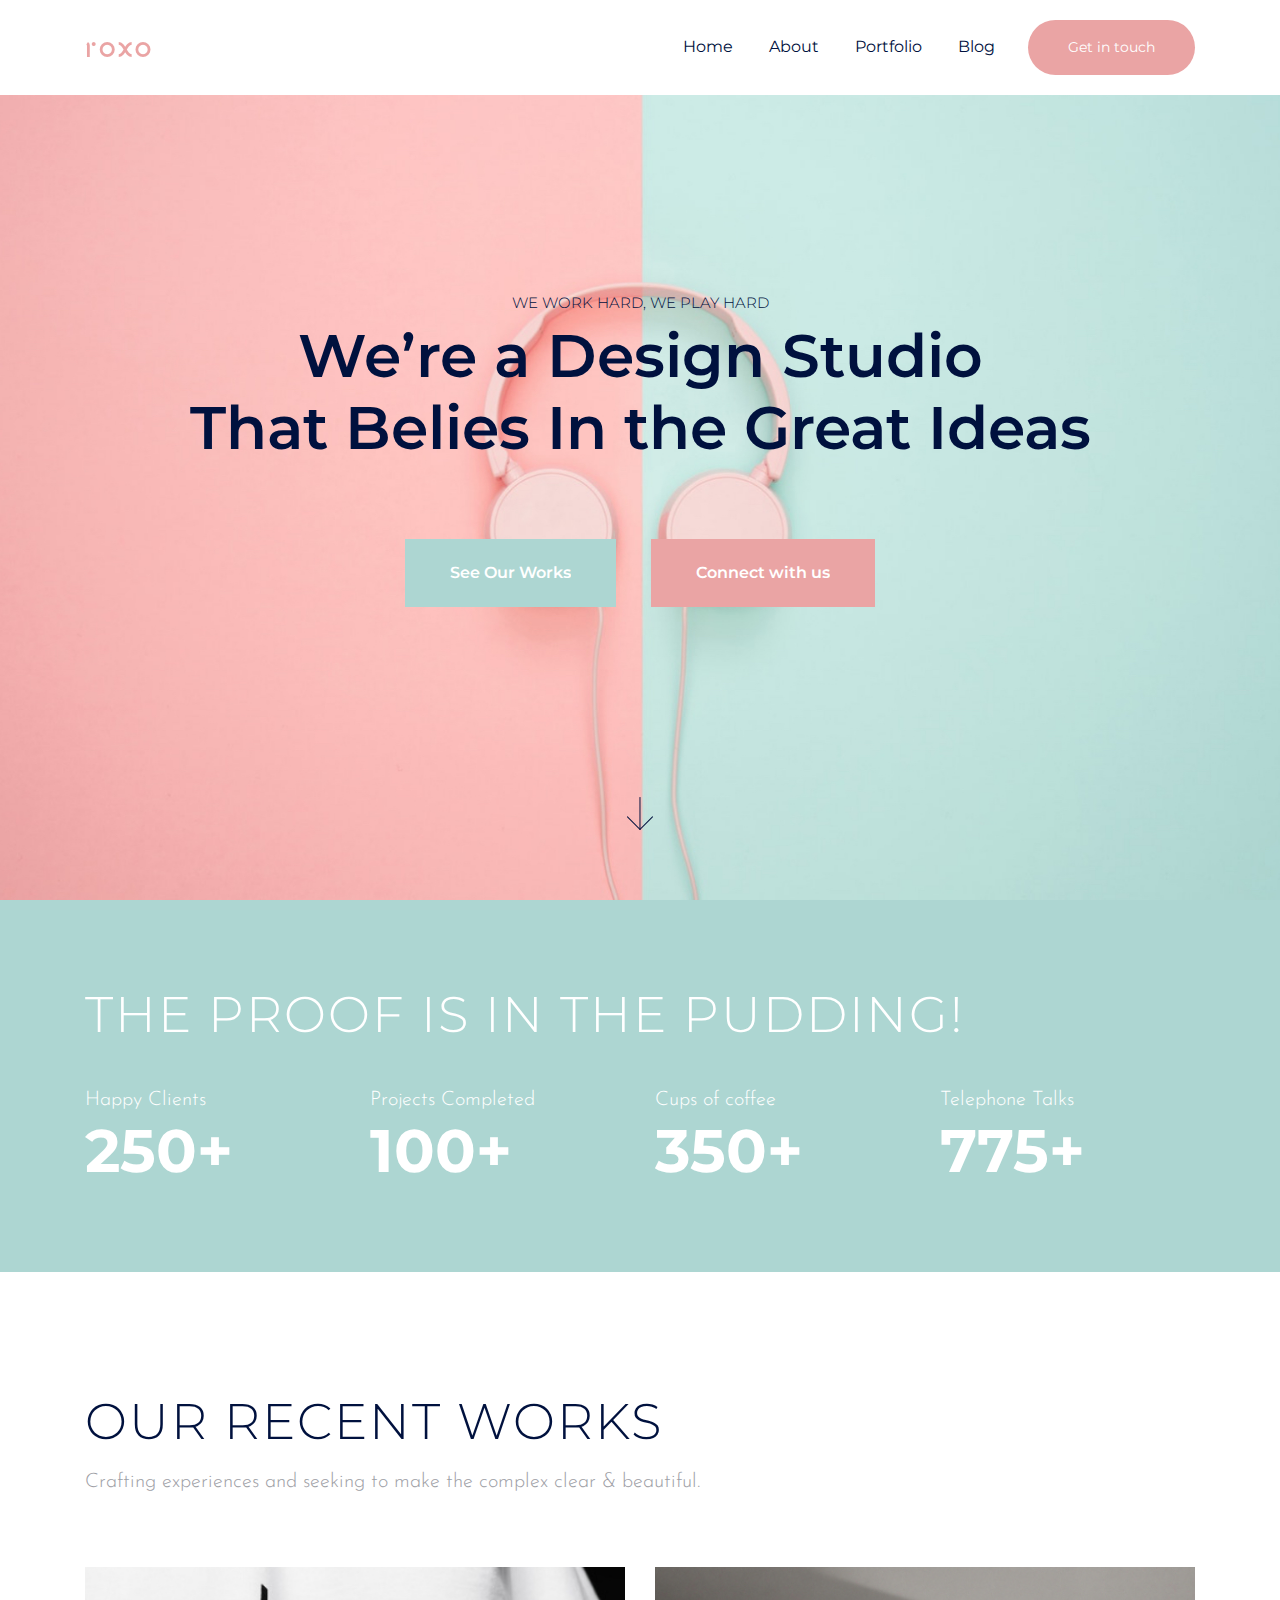
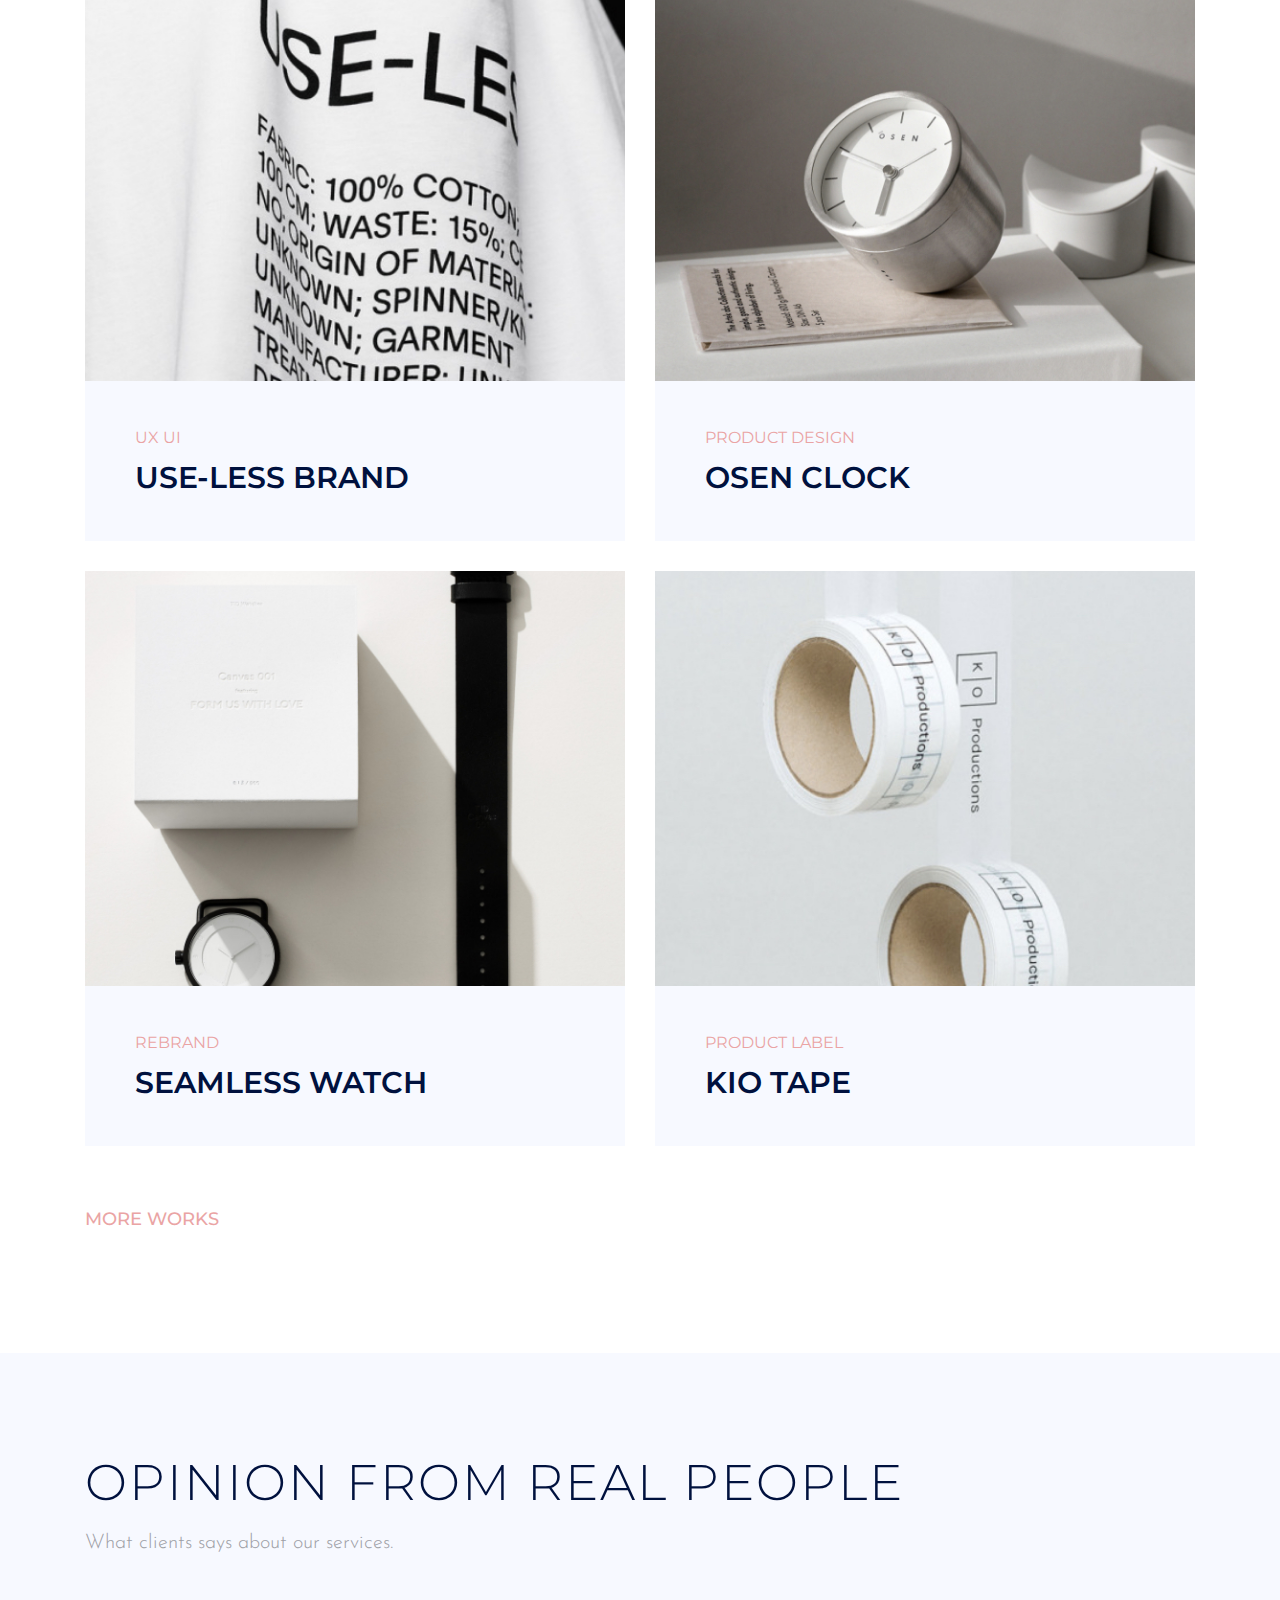
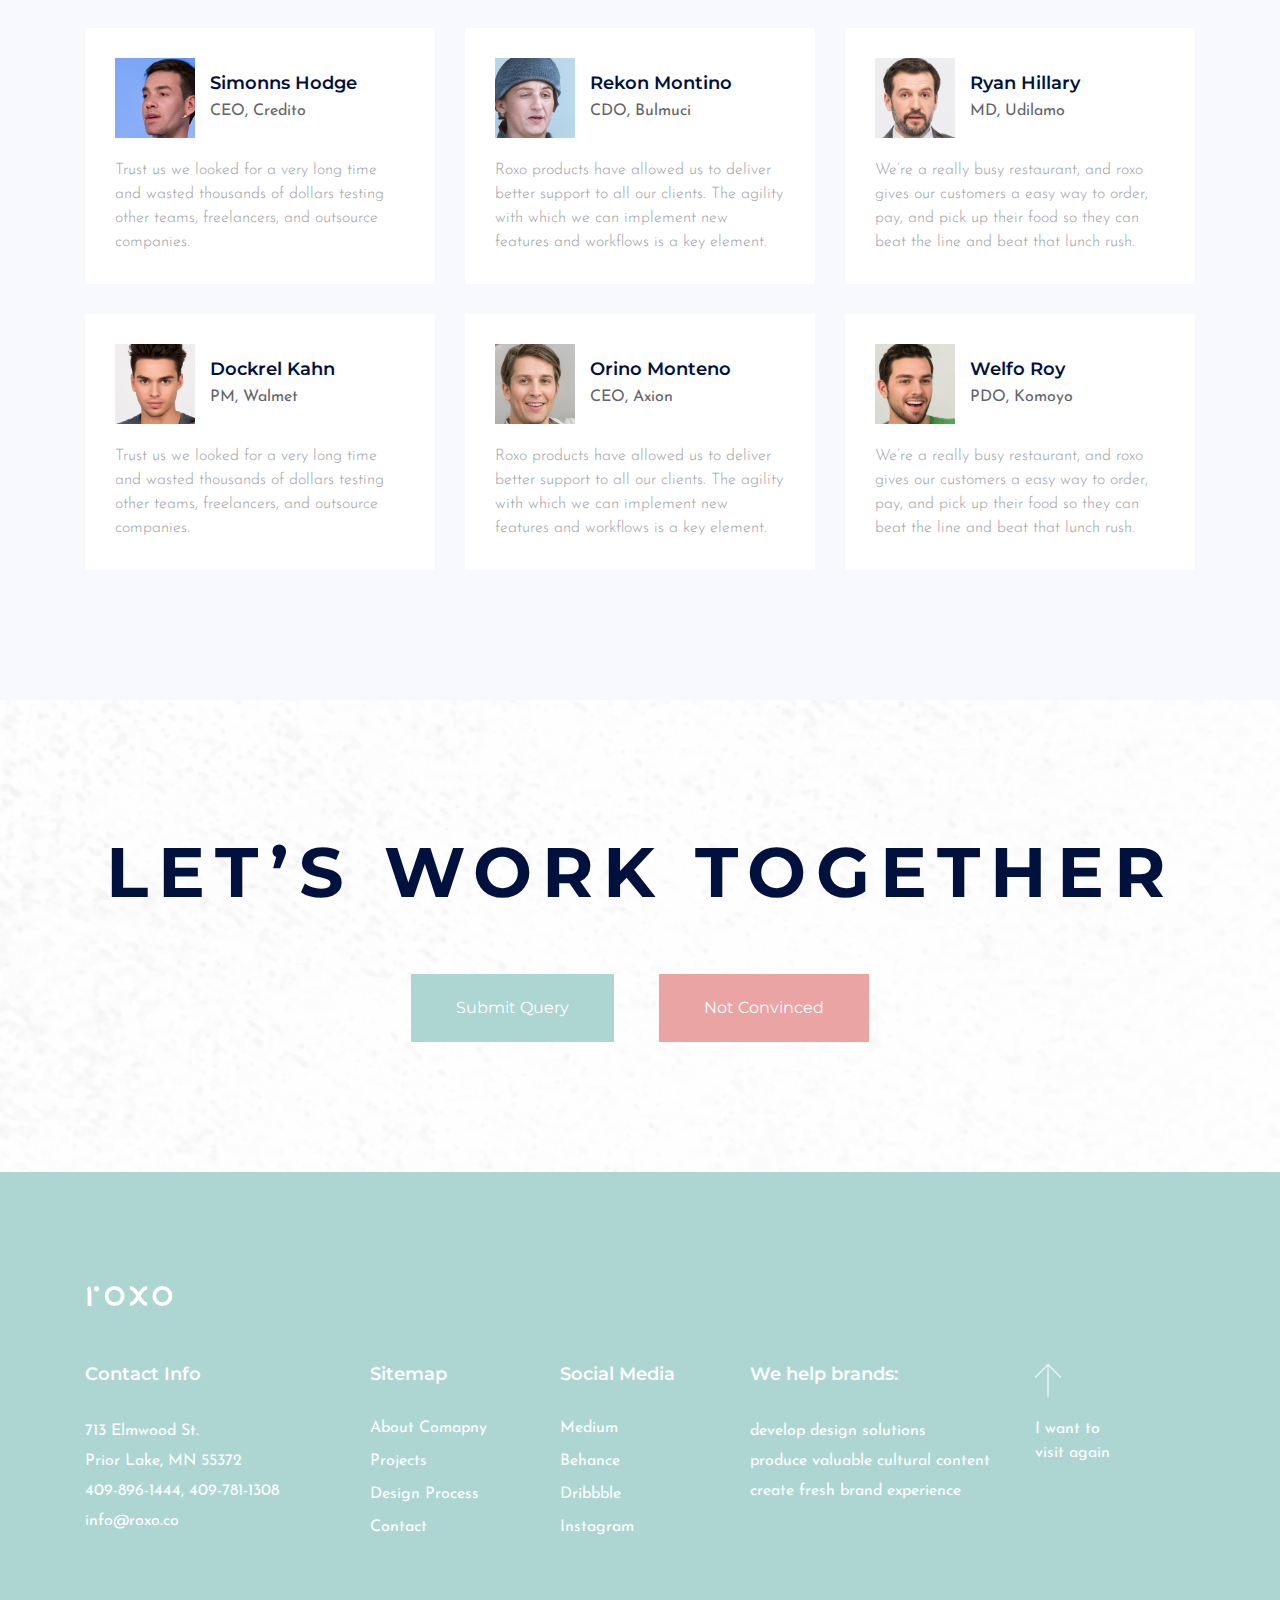
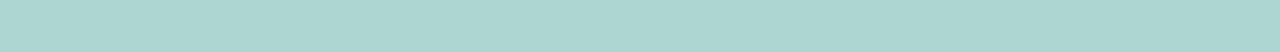
<file: index.html>
<!DOCTYPE html>
<html lang="zxx">
  <head>
    <meta charset="utf-8" />
    <title>Roxo | Creative Design Agency</title>

    <!-- mobile responsive meta -->
    <meta name="viewport" content="width=device-width, initial-scale=1" />
    <meta
      name="viewport"
      content="width=device-width, initial-scale=1, maximum-scale=1"
    />

    <!-- Slick Carousel -->
    <link rel="stylesheet" href="plugins/slick/slick.css" />
    <link rel="stylesheet" href="plugins/slick/slick-theme.css" />
    <!-- Font Awesome -->
    <link
      rel="stylesheet"
      href="plugins/font-awesome/css/font-awesome.min.css"
    />
    <!-- Bootstrap -->
    <link rel="stylesheet" href="plugins/bootstrap/bootstrap.min.css" />
    <!-- Stylesheets -->
    <link href="css/style.css" rel="stylesheet" />

    <!--Favicon-->
    <link rel="shortcut icon" href="images/favicon.ico" type="image/x-icon" />
    <link rel="icon" href="images/favicon.png" type="image/x-icon" />
  </head>

  <body>

 

<nav class="navbar navbar-expand-lg site-navigation">
  <div class="container">
    <a class="navbar-brand" href="/">
      <img src="images/logo.png" alt="logo" />
    </a>
    <button
      class="navbar-toggler collapsed"
      type="button"
      data-toggle="collapse"
      data-target="#sitenavbar"
    >
      <span class="icon-bar"></span>
      <span class="icon-bar"></span>
      <span class="icon-bar"></span>
    </button>
  
    <div class="collapse navbar-collapse" id="sitenavbar">
      <ul class="navbar-nav ml-auto main-nav">
        <li class="nav-item">
          <a class="nav-link" href="index.html">Home</a>
        </li>
        <li class="nav-item">
          <a class="nav-link" href="about.html">About</a>
        </li>
        <li class="nav-item">
          <a class="nav-link" href="portfolio.html">Portfolio</a>
        </li>
        <li class="nav-item">
          <a class="nav-link" href="blog.html">Blog</a>
        </li>
        <li class="nav-item">
          <a class="nav-link btn btn-sm btn-primary btn-sm-rounded" href="contact.html">
            <span class="btn-area">
              <span data-text="Get in touch">
                Get in touch
              </span>
            </span>
          </a>
        </li>
      </ul>
    </div>
  </div>
</nav>


<!-- Site Hero Start -->
<section class="site-hero">
  <div class="container">
    <div class="row">
      <div class="col-lg-10 mx-auto">
        <div class="site-hero-content text-center">
          <h6>WE WORK HARD, WE PLAY HARD</h6>
          <h1>
            We’re a Design Studio
            <br>
            That Belies In the Great Ideas
          </h1>
          <ul class="site-hero-content-buttons">
            <li>
              <a href="#project" class="btn btn-secondary scroll-to">
                <span class="btn-area">
                  <span data-text="See Our Works">
                    See Our Works
                  </span>
                </span>
              </a>
            </li>
            <li>
              <a href="contact.html" class="btn btn-primary">
                <span class="btn-area">
                  <span data-text="Connect with us">
                    Connect with us
                  </span>
                </span>
              </a>
            </li>
          </ul>
        </div>
      </div>
    </div>
  </div>
  <a href="#counter" class="site-hero-scroll scroll-to">
    <img src="images/arrow-down.svg" alt="arrow-down">
  </a>
</section>
<!-- Site Hero End -->

<section class="site-counter" id="counter">
  <div class="container">
    <div class="row">
      <div class="col-12">
        <div class="section-title">
          <h2 class="text-white">The Proof is in the Pudding!</h2>
        </div>
      </div>
      <div class="col-lg-3 col-md-6">
        <div class="site-counter-item">
          <span class="site-counter-item-title">Happy Clients</span>
          <h3 class="site-counter-item-number">250+</h3>
        </div>
      </div>
      <div class="col-lg-3 col-md-6">
        <div class="site-counter-item">
          <span class="site-counter-item-title">Projects Completed</span>
          <h3 class="site-counter-item-number">100+</h3>
        </div>
      </div>
      <div class="col-lg-3 col-md-6">
        <div class="site-counter-item">
          <span class="site-counter-item-title">Cups of coffee</span>
          <h3 class="site-counter-item-number">350+</h3>
        </div>
      </div>
      <div class="col-lg-3 col-md-6">
        <div class="site-counter-item">
          <span class="site-counter-item-title">Telephone Talks</span>
          <h3 class="site-counter-item-number">775+</h3>
        </div>
      </div>
    </div>
  </div>
</section>

<section class="site-project" id="project">
  <div class="container">
    <div class="row">
      <div class="col-12">
        <div class="section-title">
          <h2>OUR RECENT WORKS</h2>
          <p>Crafting experiences and seeking to make the complex clear & beautiful.</p>
        </div>
      </div>
      <div class="col-lg-6 col-md-10 mx-auto">
        <div class="site-project-item">
          <div class="site-project-item-thumb">
            <img src="images/projects/project-thumb-one.jpg" alt="project-thumb-one">
          </div>
          <div class="site-project-item-content">
            <span>UX UI</span>
            <h3>USE-LESS BRAND</h3>
            <a href="project-single.html">view project</a>
          </div>
        </div>
      </div>
      <div class="col-lg-6 col-md-10 mx-auto">
        <div class="site-project-item">
          <div class="site-project-item-thumb">
            <img src="images/projects/project-thumb-two.jpg" alt="project-thumb-two">
          </div>
          <div class="site-project-item-content">
            <span>PRODUCT DESIGN</span>
            <h3>OSEN CLOCK</h3>
            <a href="project-single.html">view project</a>
          </div>
        </div>
      </div>
      <div class="col-lg-6 col-md-10 mx-auto">
        <div class="site-project-item">
          <div class="site-project-item-thumb">
            <img src="images/projects/project-thumb-three.jpg" alt="project-thumb-three">
          </div>
          <div class="site-project-item-content">
            <span>REBRAND</span>
            <h3>SEAMLESS WATCH</h3>
            <a href="project-single.html">view project</a>
          </div>
        </div>
      </div>
      <div class="col-lg-6 col-md-10 mx-auto">
        <div class="site-project-item">
          <div class="site-project-item-thumb">
            <img src="images/projects/project-thumb-four.jpg" alt="project-thumb-four">
          </div>
          <div class="site-project-item-content">
            <span>PRODUCT LABEL</span>
            <h3>KIO TAPE</h3>
            <a href="project-single.html">view project</a>
          </div>
        </div>
      </div>
      <div class="col-12 text-center text-lg-left">
        <a href="portfolio.html" class="site-project-cta">MORE WORKS</a>
      </div>
    </div>
  </div>
</section>

<section class="site-testimonial">
  <div class="container">
    <div class="row">
      <div class="col-12">
        <div class="section-title">
          <h2>
            OPINION FROM REAL PEOPLE
          </h2>
          <p>
            What clients says about our services. 
          </p>
        </div>
      </div>
      <div class="col-lg-4 col-md-6">
        <div class="site-testimonial-item">
          <div class="site-testimonial-item-header">
            <div class="thumb">
              <img src="images/testimonial/user-thumb-one.jpg" alt="user-thumb-one">
            </div>
            <div class="person">
              <h5>Simonns Hodge</h5>
              <p>CEO, Credito</p>
            </div>
          </div>
          <p class="site-testimonial-item-body">
            Trust us we looked for a very long time and wasted thousands of dollars testing other teams, freelancers, and outsource companies. 
          </p>
        </div>
      </div>
      <div class="col-lg-4 col-md-6">
        <div class="site-testimonial-item">
          <div class="site-testimonial-item-header">
            <div class="thumb">
              <img src="images/testimonial/user-thumb-two.jpg" alt="user-thumb-two">
            </div>
            <div class="person">
              <h5>Rekon Montino</h5>
              <p>CDO, Bulmuci</p>
            </div>
          </div>
          <p class="site-testimonial-item-body">
            Roxo products have allowed us to deliver better support to all our clients. The agility with which we can implement new features and workflows is a key element. 
          </p>
        </div>
      </div>
      <div class="col-lg-4 col-md-6">
        <div class="site-testimonial-item">
          <div class="site-testimonial-item-header">
            <div class="thumb">
              <img src="images/testimonial/user-thumb-three.jpg" alt="user-thumb-three">
            </div>
            <div class="person">
              <h5>Ryan Hillary</h5>
              <p>MD, Udilamo</p>
            </div>
          </div>
          <p class="site-testimonial-item-body">
            We’re a really busy restaurant, and roxo gives our customers a easy way to order, pay, and pick up their food so they can beat the line and beat that lunch rush.
          </p>
        </div>
      </div>
      <div class="col-lg-4 col-md-6">
        <div class="site-testimonial-item">
          <div class="site-testimonial-item-header">
            <div class="thumb">
              <img src="images/testimonial/user-thumb-four.jpg" alt="user-thumb-four">
            </div>
            <div class="person">
              <h5>Dockrel Kahn</h5>
              <p>PM, Walmet</p>
            </div>
          </div>
          <p class="site-testimonial-item-body">
            Trust us we looked for a very long time and wasted thousands of dollars testing other teams, freelancers, and outsource companies. 
          </p>
        </div>
      </div>
      <div class="col-lg-4 col-md-6">
        <div class="site-testimonial-item">
          <div class="site-testimonial-item-header">
            <div class="thumb">
              <img src="images/testimonial/user-thumb-five.jpg" alt="user-thumb-five">
            </div>
            <div class="person">
              <h5>Orino Monteno</h5>
              <p>CEO, Axion</p>
            </div>
          </div>
          <p class="site-testimonial-item-body">
            Roxo products have allowed us to deliver better support to all our clients. The agility with which we can implement new features and workflows is a key element. 
          </p>
        </div>
      </div>
      <div class="col-lg-4 col-md-6">
        <div class="site-testimonial-item">
          <div class="site-testimonial-item-header">
            <div class="thumb">
              <img src="images/testimonial/user-thumb-six.jpg" alt="user-thumb-six">
            </div>
            <div class="person">
              <h5>Welfo Roy</h5>
              <p>PDO, Komoyo</p>
            </div>
          </div>
          <p class="site-testimonial-item-body">
            We’re a really busy restaurant, and roxo gives our customers a easy way to order, pay, and pick up their food so they can beat the line and beat that lunch rush.
          </p>
        </div>
      </div>
    </div>
  </div>
</section>

<section class="site-cta">
  <div class="container">
    <div class="row">
      <div class="col-12 text-center">
        <h1 class="site-cta-title">LET’S WORK TOGETHER</h1>
        <ul class="site-cta-buttons">
          <li>
            <a href="contact.html" class="btn btn-secondary">
              <span class="btn-area">
                <span data-text="Submit Query">
                  Submit Query
                </span>
              </span>
            </a>
          </li>
          <li>
            <a href="portfolio.html" class="btn btn-primary">
              <span class="btn-area">
                <span data-text="Not Convinced">
                  Not Convinced
                </span>
              </span>
            </a>
          </li>
        </ul>
      </div>
    </div>
  </div>
</section>

<footer class="site-footer">
  <div class="container">
    <div class="row">
      <div class="col-12">
        <div class="site-footer-logo"><img src="images/logo-footer.png" alt="logo-footer"></div>
      </div>
      <div class="col-lg-3 col-md-6">
        <div class="site-footer-widget">
          <h5 class="site-footer-widget-title">Contact Info</h5>
          <p class="site-footer-widget-description">
            713 Elmwood St.
            <br>
            Prior Lake, MN 55372
            <br>
            <a href="tel:409-896-1444">409-896-1444</a>, <a href="tel:409-781-1308">409-781-1308</a>
            <br>
            <a href="mailto:">info@roxo.co</a>
          </p>
        </div>
      </div>
      <div class="col-lg-2 col-md-6">
        <div class="site-footer-widget">
          <h5 class="site-footer-widget-title">Sitemap</h5>
          <ul class="site-footer-widget-links">
            <li><a href="about.html">About Comapny</a></li>
            <li><a href="portfolio.html">Projects</a></li>
            <li><a href="#">Design Process</a></li>
            <li><a href="contact.html">Contact</a></li>
          </ul>
        </div>
      </div>
      <div class="col-lg-2 col-md-6">
        <div class="site-footer-widget">
          <h5 class="site-footer-widget-title">Social Media</h5>
          <ul class="site-footer-widget-links">
            <li><a href="#">Medium</a></li>
            <li><a href="#">Behance</a></li>
            <li><a href="#">Dribbble</a></li>
            <li><a href="#">Instagram</a></li>
          </ul>
        </div>
      </div>
      <div class="col-lg-3 col-md-6">
        <div class="site-footer-widget">
          <h5 class="site-footer-widget-title">We help brands:</h5>
          <p class="site-footer-widget-description">
            develop design solutions
            <br>
            produce valuable cultural content
            <br>
            create fresh brand experience
          </p>
        </div>
      </div>
      <div class="col-lg-2 col-12">
        <a href="#top" class="site-footer-widget-top">
          <img src="images/to-top.svg" alt="back-to-top">
          <p>
            I want to 
            <br>
            visit again
          </p>
        </a>
      </div>
    </div>
  </div>
</footer>

<script src="js/vendor.js"></script>
<script src="js/script.js"></script>
</body>
</html>
</file>
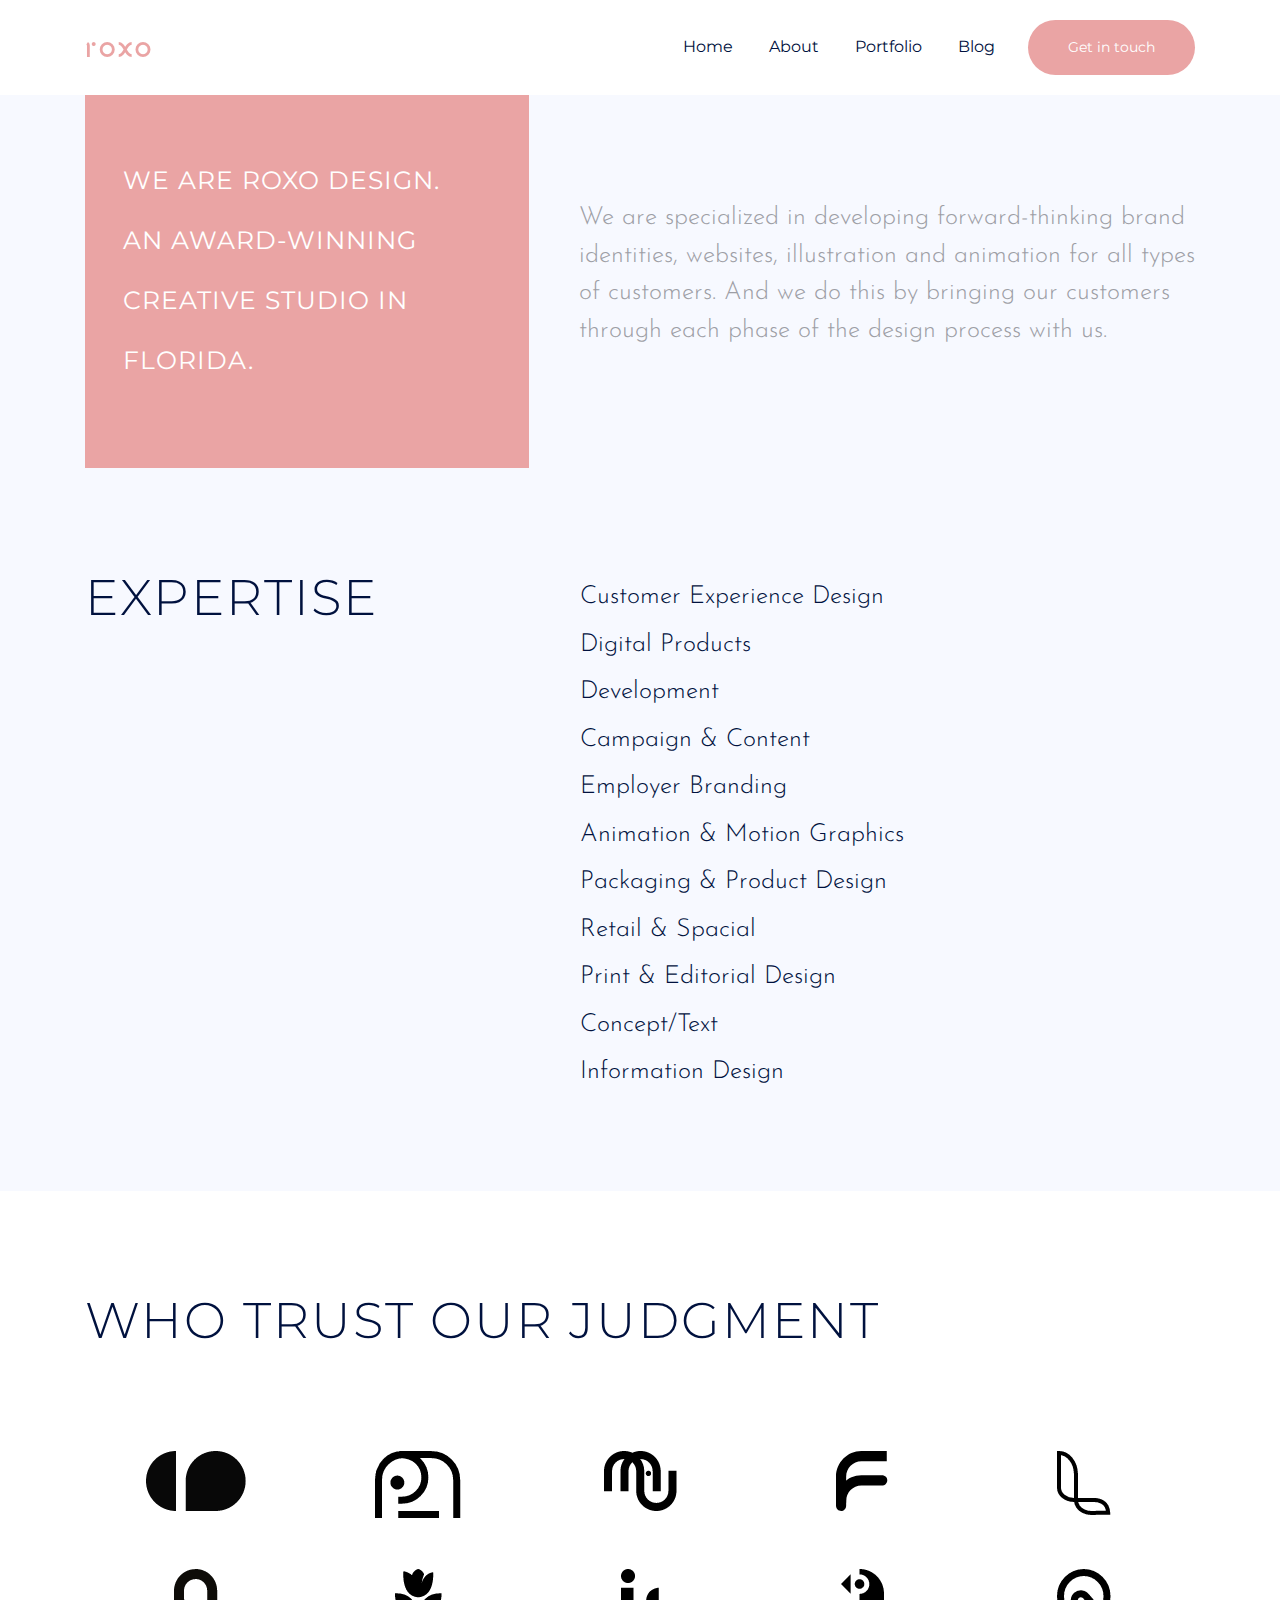
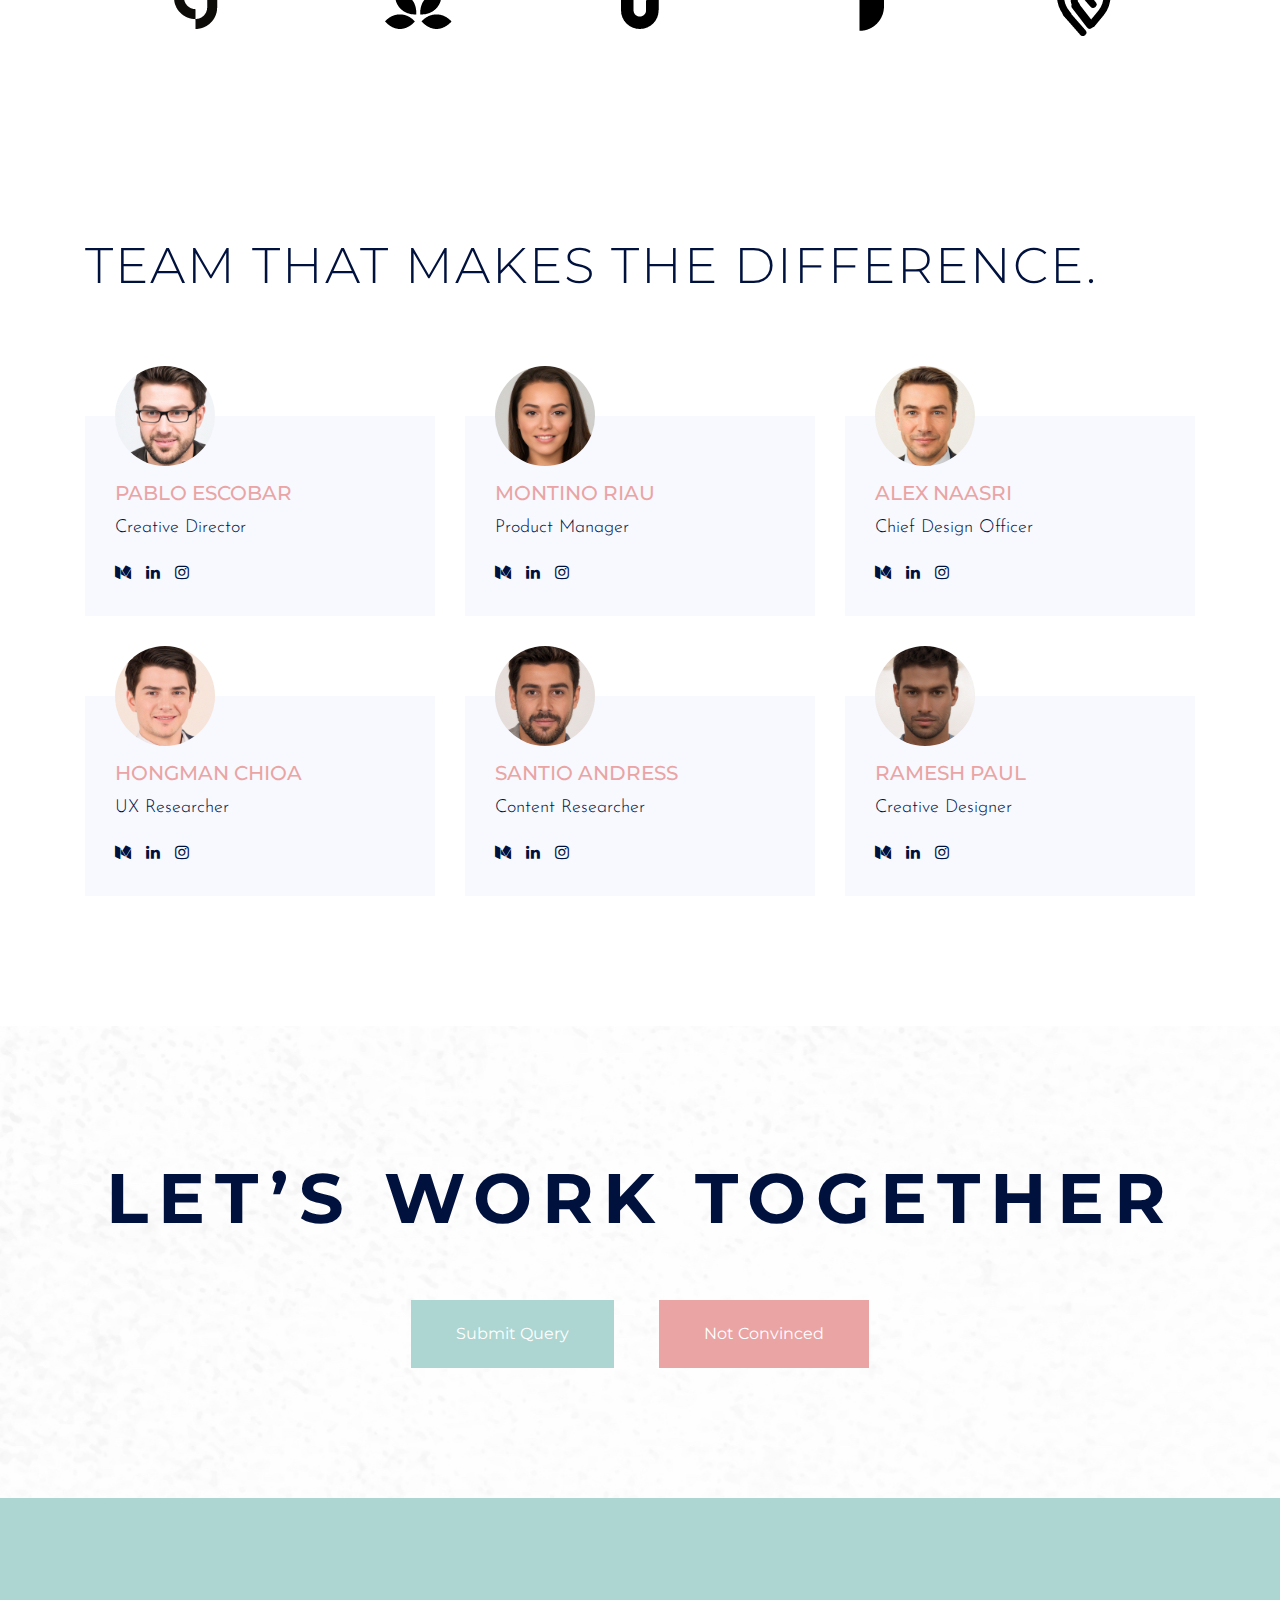
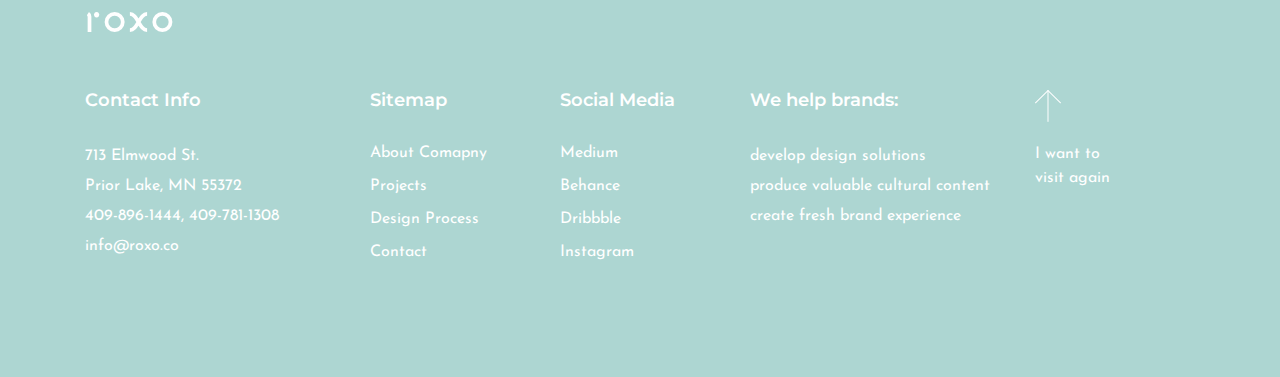
<file: about.html>
<!DOCTYPE html>
<html lang="zxx">
  <head>
    <meta charset="utf-8" />
    <title>Roxo | Creative Design Agency</title>

    <!-- mobile responsive meta -->
    <meta name="viewport" content="width=device-width, initial-scale=1" />
    <meta
      name="viewport"
      content="width=device-width, initial-scale=1, maximum-scale=1"
    />

    <!-- Slick Carousel -->
    <link rel="stylesheet" href="plugins/slick/slick.css" />
    <link rel="stylesheet" href="plugins/slick/slick-theme.css" />
    <!-- Font Awesome -->
    <link
      rel="stylesheet"
      href="plugins/font-awesome/css/font-awesome.min.css"
    />
    <!-- Bootstrap -->
    <link rel="stylesheet" href="plugins/bootstrap/bootstrap.min.css" />
    <!-- Stylesheets -->
    <link href="css/style.css" rel="stylesheet" />

    <!--Favicon-->
    <link rel="shortcut icon" href="images/favicon.ico" type="image/x-icon" />
    <link rel="icon" href="images/favicon.png" type="image/x-icon" />
  </head>

  <body>

 

<nav class="navbar navbar-expand-lg site-navigation">
  <div class="container">
    <a class="navbar-brand" href="/">
      <img src="images/logo.png" alt="logo" />
    </a>
    <button
      class="navbar-toggler collapsed"
      type="button"
      data-toggle="collapse"
      data-target="#sitenavbar"
    >
      <span class="icon-bar"></span>
      <span class="icon-bar"></span>
      <span class="icon-bar"></span>
    </button>
  
    <div class="collapse navbar-collapse" id="sitenavbar">
      <ul class="navbar-nav ml-auto main-nav">
        <li class="nav-item">
          <a class="nav-link" href="index.html">Home</a>
        </li>
        <li class="nav-item">
          <a class="nav-link" href="about.html">About</a>
        </li>
        <li class="nav-item">
          <a class="nav-link" href="portfolio.html">Portfolio</a>
        </li>
        <li class="nav-item">
          <a class="nav-link" href="blog.html">Blog</a>
        </li>
        <li class="nav-item">
          <a class="nav-link btn btn-sm btn-primary btn-sm-rounded" href="contact.html">
            <span class="btn-area">
              <span data-text="Get in touch">
                Get in touch
              </span>
            </span>
          </a>
        </li>
      </ul>
    </div>
  </div>
</nav>


<section class="site-about-header">
  <div class="container">
    <div class="row">
      <div class="col-12">
        <div class="site-about-wrapper">
          <div class="site-about-company">
            <h1>
              We are roxo design.
              <br>
              An award-winning creative studio in Florida.
            </h1>
          </div>
          <div class="site-about-description">
            <p>
              We are specialized in developing forward-thinking brand identities, websites, illustration and animation for all types of customers. And we do this by bringing our customers through each phase of the design process with us.
            </p>
          </div>
        </div>
      </div>
    </div>
  </div>
</section>

<section class="site-expertise">
  <div class="container">
    <div class="row">
      <div class="col-md-5">
        <div class="section-title">
          <h2>Expertise</h2>
        </div>
      </div>
      <div class="col-md-6">
        <ul class="site-expertise-list">
          <li>Customer Experience Design</li>
          <li>Digital Products</li>
          <li>Development</li>
          <li>Campaign & Content</li>
          <li>Employer Branding</li>
          <li>Animation & Motion Graphics</li>
          <li>Packaging & Product Design</li>
          <li>Retail & Spacial</li>
          <li>Print & Editorial Design</li>
          <li>Concept/Text</li>
          <li>Information Design</li>
        </ul>
      </div>
    </div>
  </div>
</section>

<section class="site-client">
  <div class="container">
    <div class="row">
      <div class="col-12">
        <div class="section-title">
          <h2>Who trust our judgment</h2>
        </div>
        <div class="site-client-wrapper">
          <div class="site-client-item">
            <img src="images/clients/client-logo-one.png" alt="client-logo-one">
          </div>
          <div class="site-client-item">
            <img src="images/clients/client-logo-two.png" alt="client-logo-two">
          </div>
          <div class="site-client-item">
            <img src="images/clients/client-logo-three.png" alt="client-logo-three">
          </div>
          <div class="site-client-item">
            <img src="images/clients/client-logo-four.png" alt="client-logo-four">
          </div>
          <div class="site-client-item">
            <img src="images/clients/client-logo-five.png" alt="client-logo-five">
          </div>
          <div class="site-client-item">
            <img src="images/clients/client-logo-six.png" alt="client-logo-six">
          </div>
          <div class="site-client-item">
            <img src="images/clients/client-logo-seven.png" alt="client-logo-seven">
          </div>
          <div class="site-client-item">
            <img src="images/clients/client-logo-eight.png" alt="client-logo-eight">
          </div>
          <div class="site-client-item">
            <img src="images/clients/client-logo-nine.png" alt="client-logo-nine">
          </div>
          <div class="site-client-item">
            <img src="images/clients/client-logo-ten.png" alt="client-logo-ten">
          </div>
        </div>
      </div>
    </div>
  </div>
</section>

<section class="site-team">
  <div class="container">
    <div class="row">
      <div class="col-12">
        <div class="section-title">
          <h2>
            team that makes the difference.
          </h2>
        </div>
      </div>
      <div class="col-lg-4 col-md-6">
        <div class="site-team-member">
          <div class="site-team-member-image">
            <img src="images/team/team-member-one.jpg" alt="team-member-one">
          </div>
          <div class="site-team-member-content">
            <h3>PABLO ESCOBAR</h3>
            <p>Creative Director</p>
            <ul class="site-team-member-social">
              <li><a href="#"><i class="fa fa-medium"></i></a></li>
              <li><a href="#"><i class="fa fa-linkedin"></i></a></li>
              <li><a href="#"><i class="fa fa-instagram"></i></a></li>
            </ul>
          </div>
        </div>
      </div>
      <div class="col-lg-4 col-md-6">
        <div class="site-team-member">
          <div class="site-team-member-image">
            <img src="images/team/team-member-two.jpg" alt="team-member-two">
          </div>
          <div class="site-team-member-content">
            <h3>MONTINO RIAU</h3>
            <p>Product Manager</p>
            <ul class="site-team-member-social">
              <li><a href="#"><i class="fa fa-medium"></i></a></li>
              <li><a href="#"><i class="fa fa-linkedin"></i></a></li>
              <li><a href="#"><i class="fa fa-instagram"></i></a></li>
            </ul>
          </div>
        </div>
      </div>
      <div class="col-lg-4 col-md-6">
        <div class="site-team-member">
          <div class="site-team-member-image">
            <img src="images/team/team-member-three.jpg" alt="team-member-three">
          </div>
          <div class="site-team-member-content">
            <h3>ALEX NAASRI</h3>
            <p>Chief Design Officer</p>
            <ul class="site-team-member-social">
              <li><a href="#"><i class="fa fa-medium"></i></a></li>
              <li><a href="#"><i class="fa fa-linkedin"></i></a></li>
              <li><a href="#"><i class="fa fa-instagram"></i></a></li>
            </ul>
          </div>
        </div>
      </div>
      <div class="col-lg-4 col-md-6">
        <div class="site-team-member">
          <div class="site-team-member-image">
            <img src="images/team/team-member-four.jpg" alt="team-member-four">
          </div>
          <div class="site-team-member-content">
            <h3>HONGMAN CHIOA</h3>
            <p>UX Researcher</p>
            <ul class="site-team-member-social">
              <li><a href="#"><i class="fa fa-medium"></i></a></li>
              <li><a href="#"><i class="fa fa-linkedin"></i></a></li>
              <li><a href="#"><i class="fa fa-instagram"></i></a></li>
            </ul>
          </div>
        </div>
      </div>
      <div class="col-lg-4 col-md-6">
        <div class="site-team-member">
          <div class="site-team-member-image">
            <img src="images/team/team-member-five.jpg" alt="team-member-five">
          </div>
          <div class="site-team-member-content">
            <h3>SANTIO ANDRESS</h3>
            <p>Content Researcher</p>
            <ul class="site-team-member-social">
              <li><a href="#"><i class="fa fa-medium"></i></a></li>
              <li><a href="#"><i class="fa fa-linkedin"></i></a></li>
              <li><a href="#"><i class="fa fa-instagram"></i></a></li>
            </ul>
          </div>
        </div>
      </div>
      <div class="col-lg-4 col-md-6">
        <div class="site-team-member">
          <div class="site-team-member-image">
            <img src="images/team/team-member-six.jpg" alt="team-member-six">
          </div>
          <div class="site-team-member-content">
            <h3>RAMESH PAUL</h3>
            <p>Creative Designer</p>
            <ul class="site-team-member-social">
              <li><a href="#"><i class="fa fa-medium"></i></a></li>
              <li><a href="#"><i class="fa fa-linkedin"></i></a></li>
              <li><a href="#"><i class="fa fa-instagram"></i></a></li>
            </ul>
          </div>
        </div>
      </div>
    </div>
  </div>
</section>

<section class="site-cta">
  <div class="container">
    <div class="row">
      <div class="col-12 text-center">
        <h1 class="site-cta-title">LET’S WORK TOGETHER</h1>
        <ul class="site-cta-buttons">
          <li>
            <a href="contact.html" class="btn btn-secondary">
              <span class="btn-area">
                <span data-text="Submit Query">
                  Submit Query
                </span>
              </span>
            </a>
          </li>
          <li>
            <a href="portfolio.html" class="btn btn-primary">
              <span class="btn-area">
                <span data-text="Not Convinced">
                  Not Convinced
                </span>
              </span>
            </a>
          </li>
        </ul>
      </div>
    </div>
  </div>
</section>

<footer class="site-footer">
  <div class="container">
    <div class="row">
      <div class="col-12">
        <div class="site-footer-logo"><img src="images/logo-footer.png" alt="logo-footer"></div>
      </div>
      <div class="col-lg-3 col-md-6">
        <div class="site-footer-widget">
          <h5 class="site-footer-widget-title">Contact Info</h5>
          <p class="site-footer-widget-description">
            713 Elmwood St.
            <br>
            Prior Lake, MN 55372
            <br>
            <a href="tel:409-896-1444">409-896-1444</a>, <a href="tel:409-781-1308">409-781-1308</a>
            <br>
            <a href="mailto:">info@roxo.co</a>
          </p>
        </div>
      </div>
      <div class="col-lg-2 col-md-6">
        <div class="site-footer-widget">
          <h5 class="site-footer-widget-title">Sitemap</h5>
          <ul class="site-footer-widget-links">
            <li><a href="about.html">About Comapny</a></li>
            <li><a href="portfolio.html">Projects</a></li>
            <li><a href="#">Design Process</a></li>
            <li><a href="contact.html">Contact</a></li>
          </ul>
        </div>
      </div>
      <div class="col-lg-2 col-md-6">
        <div class="site-footer-widget">
          <h5 class="site-footer-widget-title">Social Media</h5>
          <ul class="site-footer-widget-links">
            <li><a href="#">Medium</a></li>
            <li><a href="#">Behance</a></li>
            <li><a href="#">Dribbble</a></li>
            <li><a href="#">Instagram</a></li>
          </ul>
        </div>
      </div>
      <div class="col-lg-3 col-md-6">
        <div class="site-footer-widget">
          <h5 class="site-footer-widget-title">We help brands:</h5>
          <p class="site-footer-widget-description">
            develop design solutions
            <br>
            produce valuable cultural content
            <br>
            create fresh brand experience
          </p>
        </div>
      </div>
      <div class="col-lg-2 col-12">
        <a href="#top" class="site-footer-widget-top">
          <img src="images/to-top.svg" alt="back-to-top">
          <p>
            I want to 
            <br>
            visit again
          </p>
        </a>
      </div>
    </div>
  </div>
</footer>

<script src="js/vendor.js"></script>
<script src="js/script.js"></script>
</body>
</html>
</file>
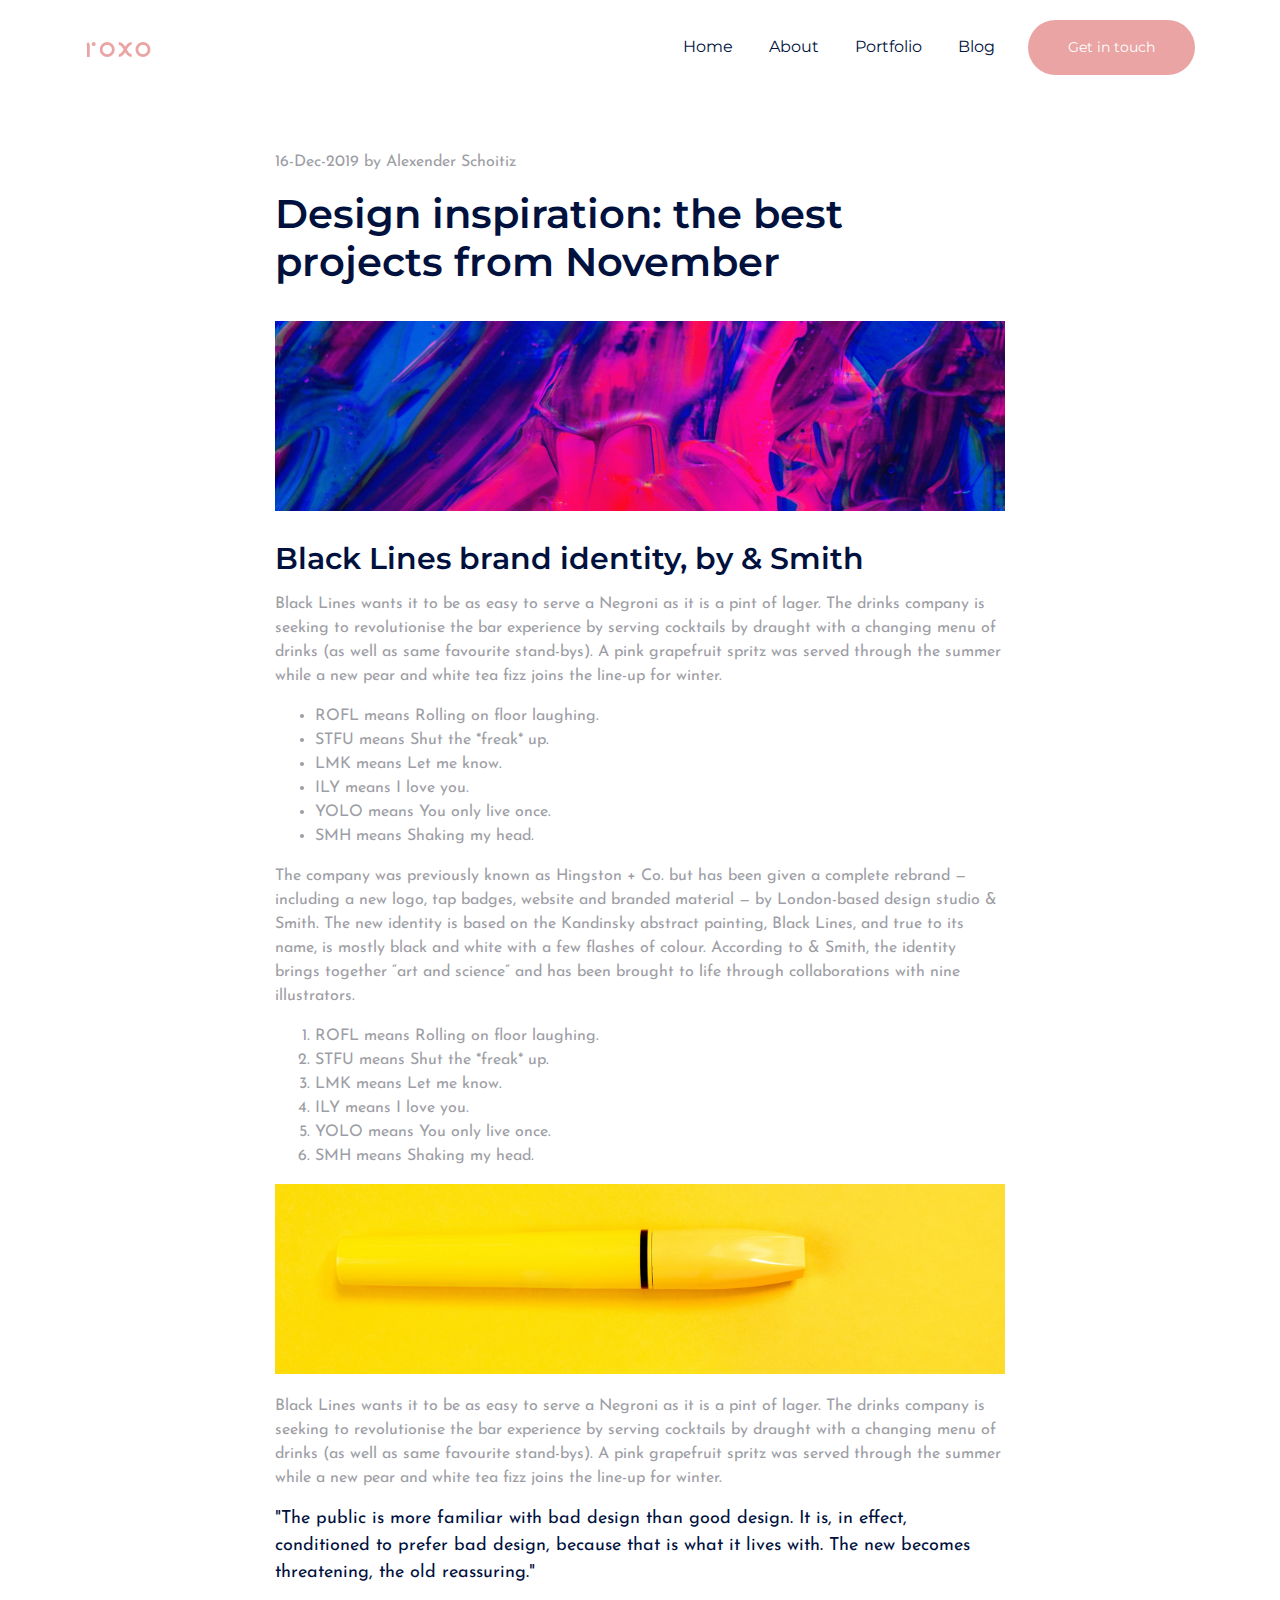
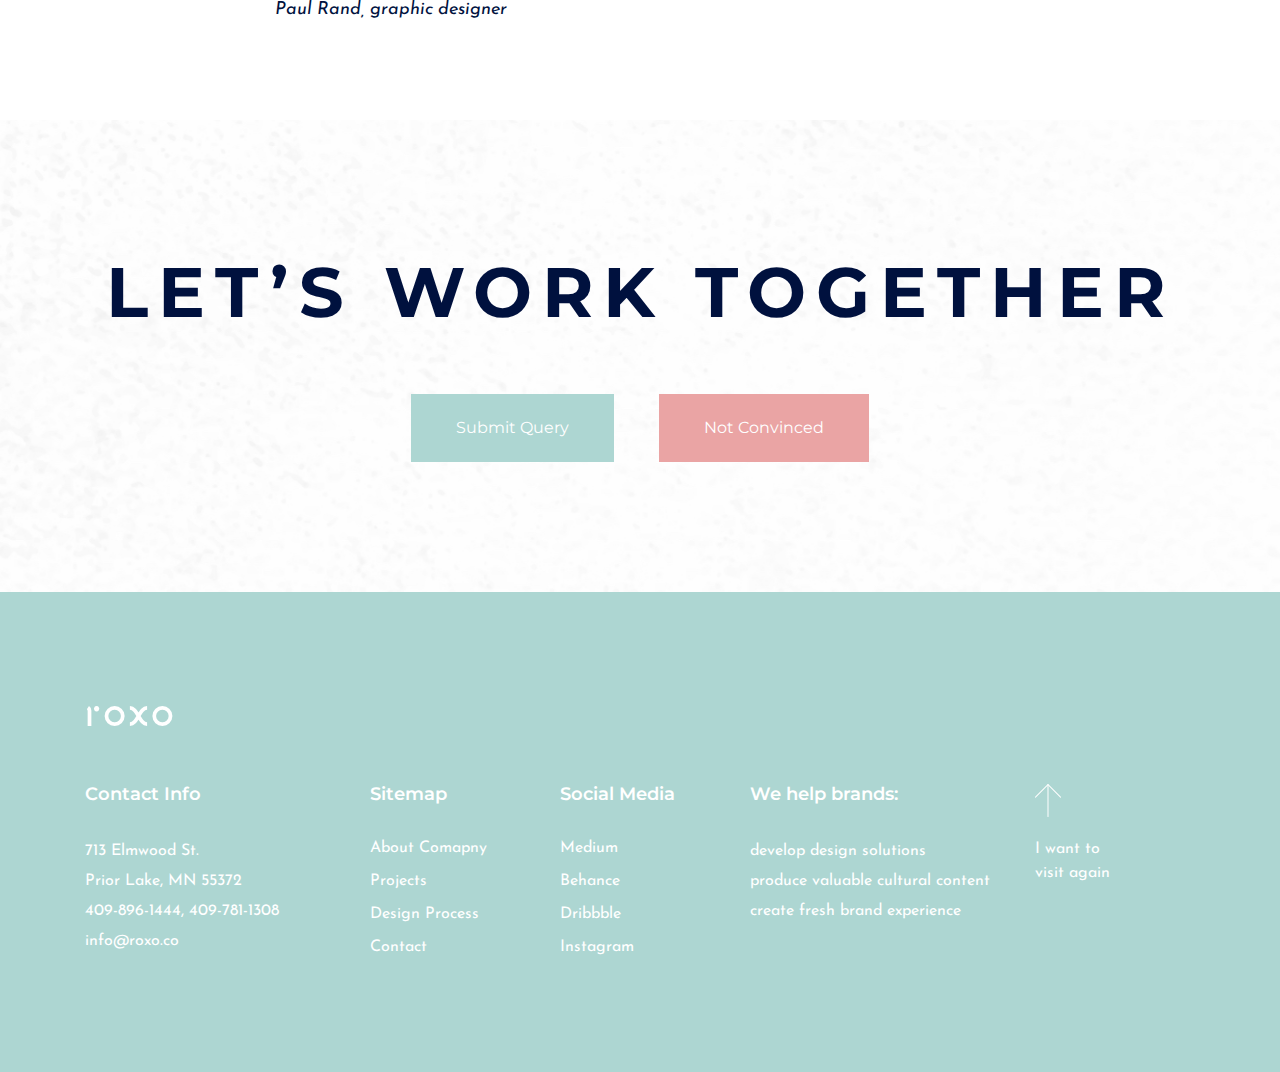
<file: blog-details.html>
<!DOCTYPE html>
<html lang="zxx">
  <head>
    <meta charset="utf-8" />
    <title>Roxo | Creative Design Agency</title>

    <!-- mobile responsive meta -->
    <meta name="viewport" content="width=device-width, initial-scale=1" />
    <meta
      name="viewport"
      content="width=device-width, initial-scale=1, maximum-scale=1"
    />

    <!-- Slick Carousel -->
    <link rel="stylesheet" href="plugins/slick/slick.css" />
    <link rel="stylesheet" href="plugins/slick/slick-theme.css" />
    <!-- Font Awesome -->
    <link
      rel="stylesheet"
      href="plugins/font-awesome/css/font-awesome.min.css"
    />
    <!-- Bootstrap -->
    <link rel="stylesheet" href="plugins/bootstrap/bootstrap.min.css" />
    <!-- Stylesheets -->
    <link href="css/style.css" rel="stylesheet" />

    <!--Favicon-->
    <link rel="shortcut icon" href="images/favicon.ico" type="image/x-icon" />
    <link rel="icon" href="images/favicon.png" type="image/x-icon" />
  </head>

  <body>

 

<nav class="navbar navbar-expand-lg site-navigation">
  <div class="container">
    <a class="navbar-brand" href="/">
      <img src="images/logo.png" alt="logo" />
    </a>
    <button
      class="navbar-toggler collapsed"
      type="button"
      data-toggle="collapse"
      data-target="#sitenavbar"
    >
      <span class="icon-bar"></span>
      <span class="icon-bar"></span>
      <span class="icon-bar"></span>
    </button>
  
    <div class="collapse navbar-collapse" id="sitenavbar">
      <ul class="navbar-nav ml-auto main-nav">
        <li class="nav-item">
          <a class="nav-link" href="index.html">Home</a>
        </li>
        <li class="nav-item">
          <a class="nav-link" href="about.html">About</a>
        </li>
        <li class="nav-item">
          <a class="nav-link" href="portfolio.html">Portfolio</a>
        </li>
        <li class="nav-item">
          <a class="nav-link" href="blog.html">Blog</a>
        </li>
        <li class="nav-item">
          <a class="nav-link btn btn-sm btn-primary btn-sm-rounded" href="contact.html">
            <span class="btn-area">
              <span data-text="Get in touch">
                Get in touch
              </span>
            </span>
          </a>
        </li>
      </ul>
    </div>
  </div>
</nav>


<section class="site-blog details">
  <div class="container">
    <div class="row justify-content-center">
      <div class="col-lg-8">
        <article class="site-blog-details">
          <p><span>16-Dec-2019</span> by <span>Alexender Schoitiz</span></p>
          <h2 class="blog-title">Design inspiration: the best projects from November</h2>
          <img class="feature-image" src="images/blog/blog-details-image.jpg" alt="blog-details-image">
          <h3>Black Lines brand identity, by & Smith</h3>
          <p>
            Black Lines wants it to be as easy to serve a Negroni as it is a pint of lager. The drinks company is seeking to revolutionise the bar experience by serving cocktails by draught with a changing menu of drinks (as well as same favourite stand-bys). A pink grapefruit spritz was served through the summer while a new pear and white tea fizz joins the line-up for winter.
          </p>
          <ul>
            <li>
              ROFL means Rolling on floor laughing.
            </li>
            <li>
              STFU means Shut the *freak* up.
            </li>
            <li>
              LMK means Let me know.
            </li>
            <li>
              ILY means I love you.
            </li>
            <li>
              YOLO means You only live once.
            </li>
            <li>
              SMH means Shaking my head.
            </li>
          </ul>
          <p>
            The company was previously known as Hingston + Co. but has been given a complete rebrand — including a new logo, tap badges, website and branded material — by London-based design studio & Smith. The new identity is based on the Kandinsky abstract painting, Black Lines, and true to its name, is mostly black and white with a few flashes of colour. According to & Smith, the identity brings together “art and science” and has been brought to life through collaborations with nine illustrators.
          </p>
          <ol>
            <li>
              ROFL means Rolling on floor laughing.
            </li>
            <li>
              STFU means Shut the *freak* up.
            </li>
            <li>
              LMK means Let me know.
            </li>
            <li>
              ILY means I love you.
            </li>
            <li>
              YOLO means You only live once.
            </li>
            <li>
              SMH means Shaking my head.
            </li>
          </ol>
          <img src="images/blog/blog-details-image-02.jpg" alt="image">
          <p>
            Black Lines wants it to be as easy to serve a Negroni as it is a pint of lager. The drinks company is seeking to revolutionise the bar experience by serving cocktails by draught with a changing menu of drinks (as well as same favourite stand-bys). A pink grapefruit spritz was served through the summer while a new pear and white tea fizz joins the line-up for winter.
          </p>
          <blockquote>
            "The public is more familiar with bad design than good design. It is, in effect, conditioned to prefer bad design, because that is what it lives with. The new becomes threatening, the old reassuring."
            <cite>
              Paul Rand, graphic designer
            </cite>
          </blockquote>
        </article>
      </div>
    </div>
  </div>
</section>

<section class="site-cta">
  <div class="container">
    <div class="row">
      <div class="col-12 text-center">
        <h1 class="site-cta-title">LET’S WORK TOGETHER</h1>
        <ul class="site-cta-buttons">
          <li>
            <a href="contact.html" class="btn btn-secondary">
              <span class="btn-area">
                <span data-text="Submit Query">
                  Submit Query
                </span>
              </span>
            </a>
          </li>
          <li>
            <a href="portfolio.html" class="btn btn-primary">
              <span class="btn-area">
                <span data-text="Not Convinced">
                  Not Convinced
                </span>
              </span>
            </a>
          </li>
        </ul>
      </div>
    </div>
  </div>
</section>

<footer class="site-footer">
  <div class="container">
    <div class="row">
      <div class="col-12">
        <div class="site-footer-logo"><img src="images/logo-footer.png" alt="logo-footer"></div>
      </div>
      <div class="col-lg-3 col-md-6">
        <div class="site-footer-widget">
          <h5 class="site-footer-widget-title">Contact Info</h5>
          <p class="site-footer-widget-description">
            713 Elmwood St.
            <br>
            Prior Lake, MN 55372
            <br>
            <a href="tel:409-896-1444">409-896-1444</a>, <a href="tel:409-781-1308">409-781-1308</a>
            <br>
            <a href="mailto:">info@roxo.co</a>
          </p>
        </div>
      </div>
      <div class="col-lg-2 col-md-6">
        <div class="site-footer-widget">
          <h5 class="site-footer-widget-title">Sitemap</h5>
          <ul class="site-footer-widget-links">
            <li><a href="about.html">About Comapny</a></li>
            <li><a href="portfolio.html">Projects</a></li>
            <li><a href="#">Design Process</a></li>
            <li><a href="contact.html">Contact</a></li>
          </ul>
        </div>
      </div>
      <div class="col-lg-2 col-md-6">
        <div class="site-footer-widget">
          <h5 class="site-footer-widget-title">Social Media</h5>
          <ul class="site-footer-widget-links">
            <li><a href="#">Medium</a></li>
            <li><a href="#">Behance</a></li>
            <li><a href="#">Dribbble</a></li>
            <li><a href="#">Instagram</a></li>
          </ul>
        </div>
      </div>
      <div class="col-lg-3 col-md-6">
        <div class="site-footer-widget">
          <h5 class="site-footer-widget-title">We help brands:</h5>
          <p class="site-footer-widget-description">
            develop design solutions
            <br>
            produce valuable cultural content
            <br>
            create fresh brand experience
          </p>
        </div>
      </div>
      <div class="col-lg-2 col-12">
        <a href="#top" class="site-footer-widget-top">
          <img src="images/to-top.svg" alt="back-to-top">
          <p>
            I want to 
            <br>
            visit again
          </p>
        </a>
      </div>
    </div>
  </div>
</footer>

<script src="js/vendor.js"></script>
<script src="js/script.js"></script>
</body>
</html>
</file>
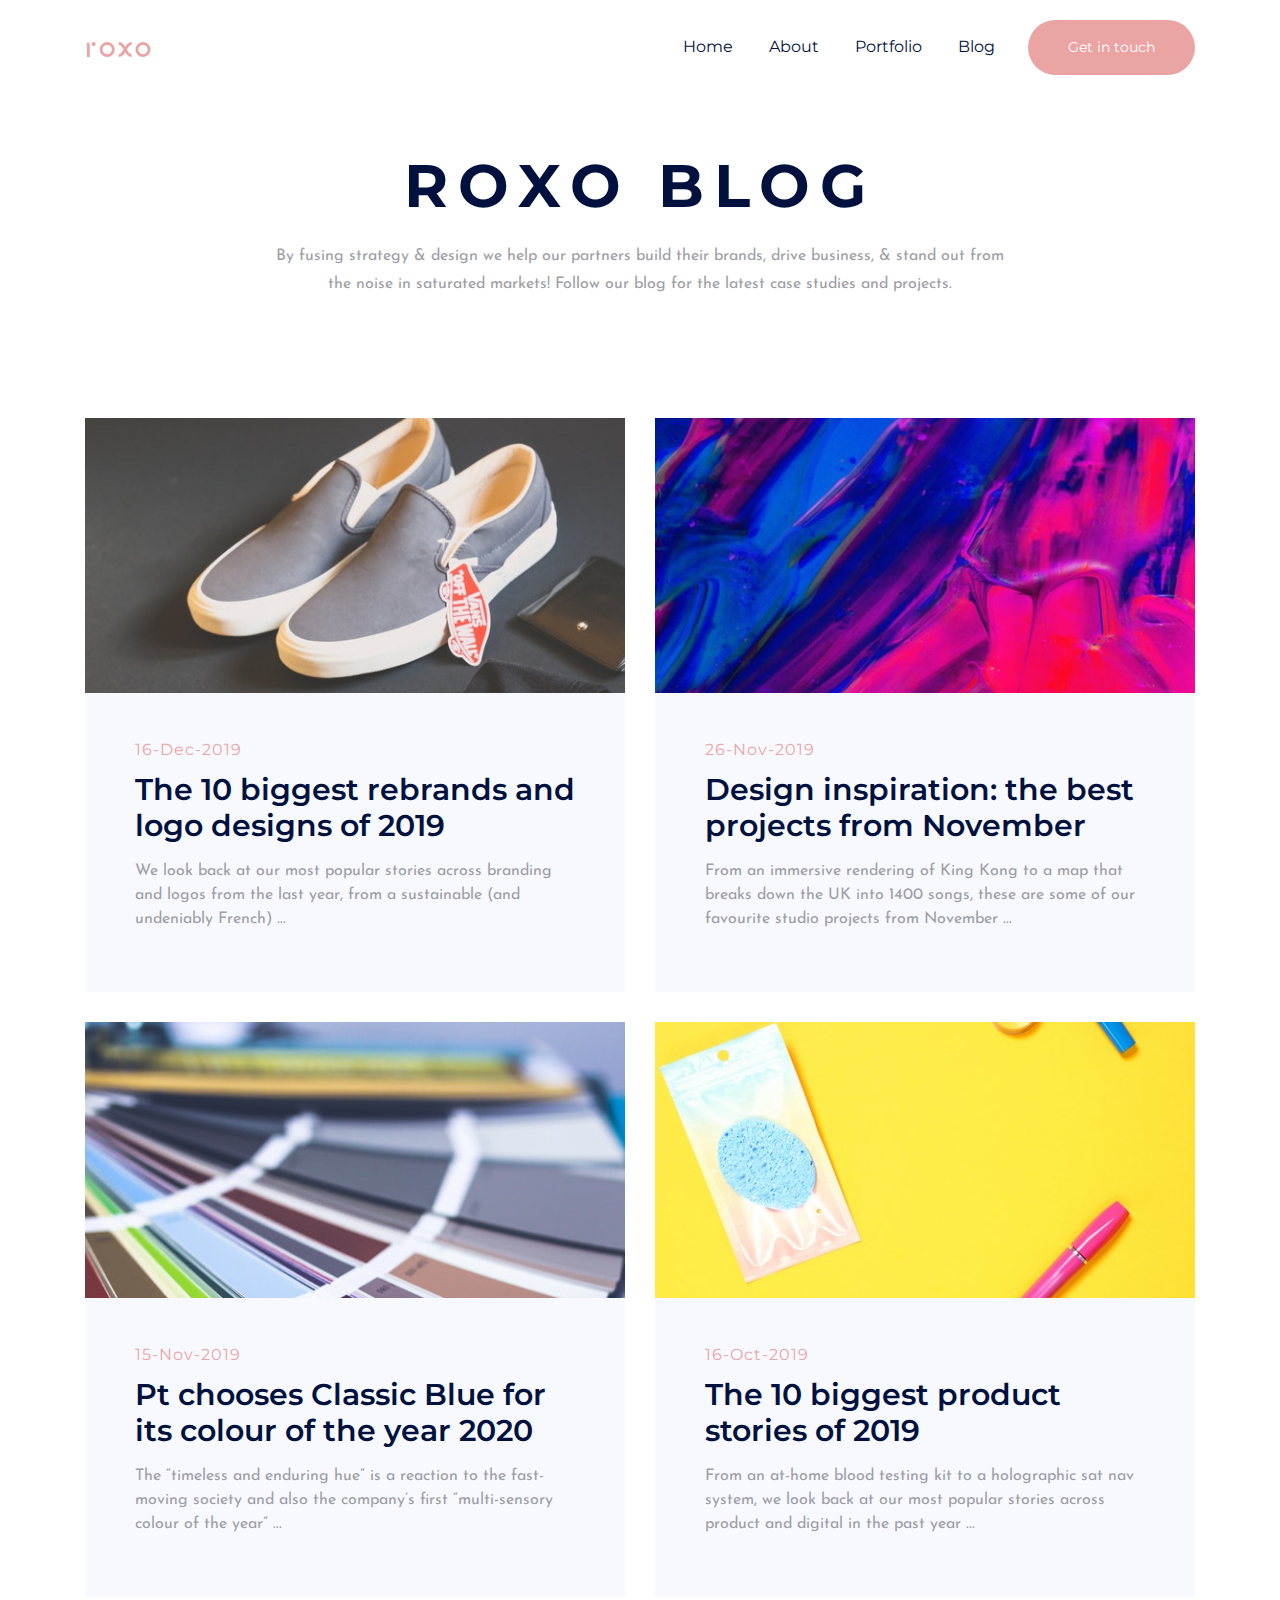
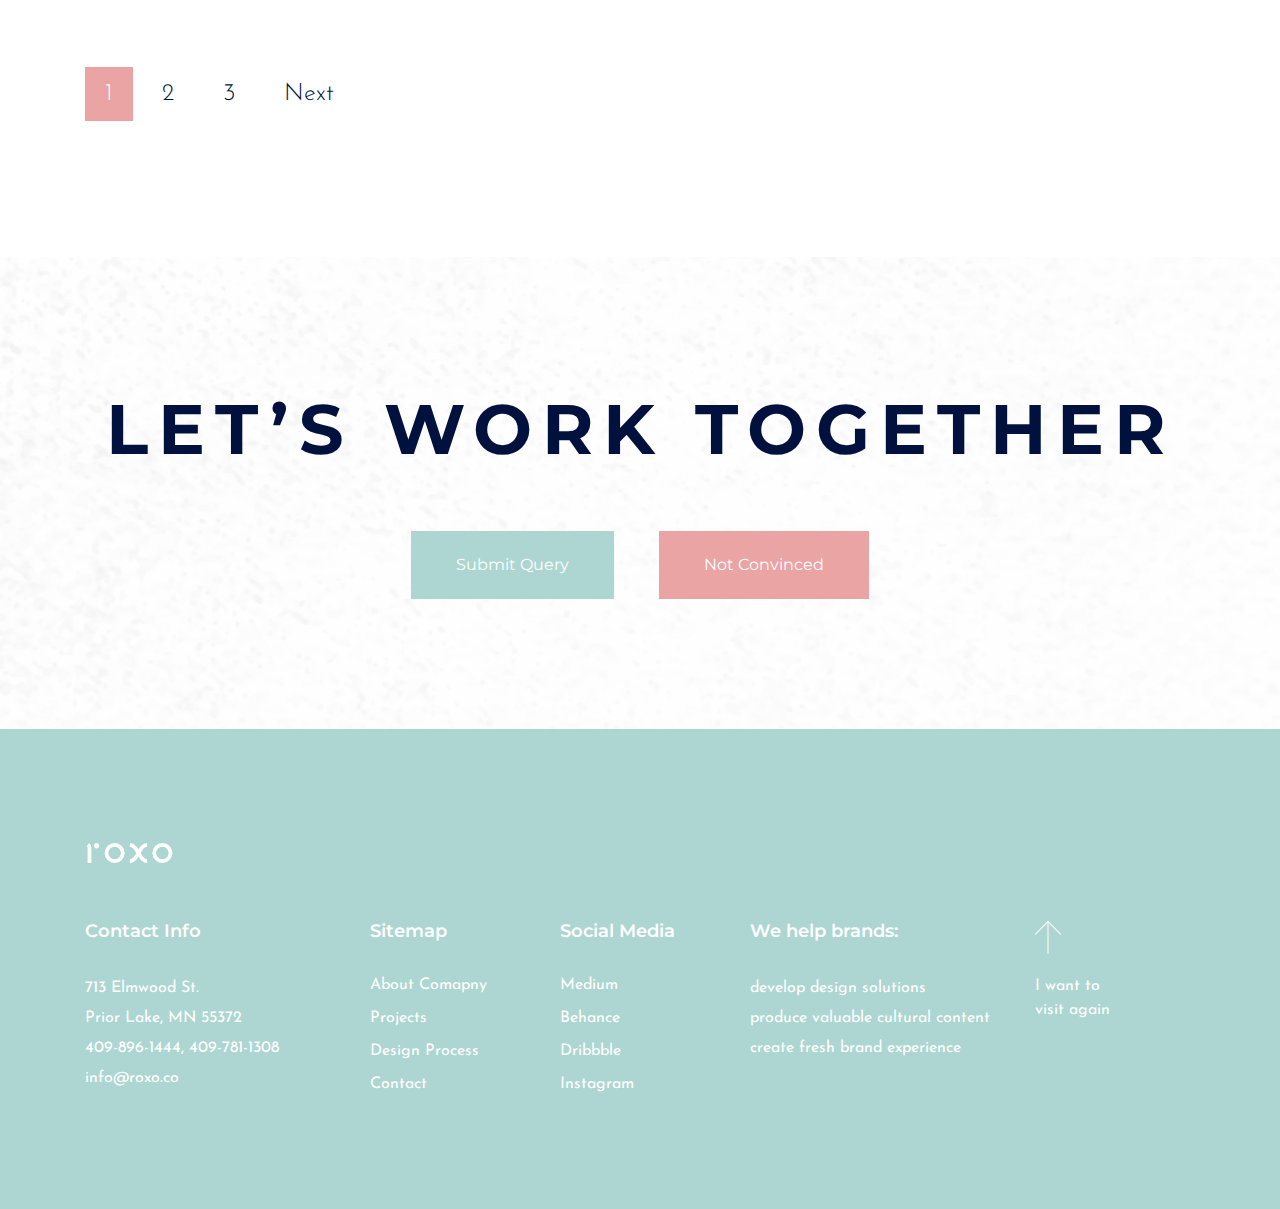
<file: blog.html>
<!DOCTYPE html>
<html lang="zxx">
  <head>
    <meta charset="utf-8" />
    <title>Roxo | Creative Design Agency</title>

    <!-- mobile responsive meta -->
    <meta name="viewport" content="width=device-width, initial-scale=1" />
    <meta
      name="viewport"
      content="width=device-width, initial-scale=1, maximum-scale=1"
    />

    <!-- Slick Carousel -->
    <link rel="stylesheet" href="plugins/slick/slick.css" />
    <link rel="stylesheet" href="plugins/slick/slick-theme.css" />
    <!-- Font Awesome -->
    <link
      rel="stylesheet"
      href="plugins/font-awesome/css/font-awesome.min.css"
    />
    <!-- Bootstrap -->
    <link rel="stylesheet" href="plugins/bootstrap/bootstrap.min.css" />
    <!-- Stylesheets -->
    <link href="css/style.css" rel="stylesheet" />

    <!--Favicon-->
    <link rel="shortcut icon" href="images/favicon.ico" type="image/x-icon" />
    <link rel="icon" href="images/favicon.png" type="image/x-icon" />
  </head>

  <body>

 

<nav class="navbar navbar-expand-lg site-navigation">
  <div class="container">
    <a class="navbar-brand" href="/">
      <img src="images/logo.png" alt="logo" />
    </a>
    <button
      class="navbar-toggler collapsed"
      type="button"
      data-toggle="collapse"
      data-target="#sitenavbar"
    >
      <span class="icon-bar"></span>
      <span class="icon-bar"></span>
      <span class="icon-bar"></span>
    </button>
  
    <div class="collapse navbar-collapse" id="sitenavbar">
      <ul class="navbar-nav ml-auto main-nav">
        <li class="nav-item">
          <a class="nav-link" href="index.html">Home</a>
        </li>
        <li class="nav-item">
          <a class="nav-link" href="about.html">About</a>
        </li>
        <li class="nav-item">
          <a class="nav-link" href="portfolio.html">Portfolio</a>
        </li>
        <li class="nav-item">
          <a class="nav-link" href="blog.html">Blog</a>
        </li>
        <li class="nav-item">
          <a class="nav-link btn btn-sm btn-primary btn-sm-rounded" href="contact.html">
            <span class="btn-area">
              <span data-text="Get in touch">
                Get in touch
              </span>
            </span>
          </a>
        </li>
      </ul>
    </div>
  </div>
</nav>


<section class="site-blog-header">
  <div class="container">
    <div class="row justify-content-center">
      <div class="col-lg-8 text-center">
        <h1>Roxo Blog</h1>
        <p>
          By fusing strategy & design we help our partners build their brands, drive business, & stand out from the noise in saturated markets! Follow our blog for the latest case studies and projects.
        </p>
      </div>
    </div>
  </div>
</section>

<section class="site-blog">
  <div class="container">
    <div class="row">
      <div class="col-lg-6">
        <article class="site-blog-post">
          <div class="site-blog-post-thumb">
            <img src="images/blog/blog-post-01.jpg" alt="post-thumb">
          </div>
          <div class="site-blog-post-content">
            <span>16-Dec-2019</span>
            <h3>The 10 biggest rebrands and logo designs of 2019</h3>
            <p>
              We look back at our most popular stories across branding and logos from the last year, from a sustainable (and undeniably French) ...
            </p>
            <a href="blog-details.html">read more</a>
          </div>
        </article>
      </div>
      <div class="col-lg-6">
        <article class="site-blog-post">
          <div class="site-blog-post-thumb">
            <img src="images/blog/blog-post-02.jpg" alt="post-thumb">
          </div>
          <div class="site-blog-post-content">
            <span>26-Nov-2019</span>
            <h3>Design inspiration: the best projects from November</h3>
            <p>
              From an immersive rendering of King Kong to a map that breaks down the UK into 1400 songs, these are some of our favourite studio projects from November ...
            </p>
            <a href="blog-details.html">read more</a>
          </div>
        </article>
      </div>
      <div class="col-lg-6">
        <article class="site-blog-post">
          <div class="site-blog-post-thumb">
            <img src="images/blog/blog-post-03.jpg" alt="post-thumb">
          </div>
          <div class="site-blog-post-content">
            <span>15-Nov-2019</span>
            <h3>Pt chooses Classic Blue for its colour of the year 2020</h3>
            <p>
              The “timeless and enduring hue” is a reaction to the fast-moving society and also the company’s first “multi-sensory colour of the year” ...
            </p>
            <a href="blog-details.html">read more</a>
          </div>
        </article>
      </div>
      <div class="col-lg-6">
        <article class="site-blog-post">
          <div class="site-blog-post-thumb">
            <img src="images/blog/blog-post-04.jpg" alt="post-thumb">
          </div>
          <div class="site-blog-post-content">
            <span>16-Oct-2019</span>
            <h3>The 10 biggest product stories of 2019</h3>
            <p>
              From an at-home blood testing kit to a holographic sat nav system, we look back at our most popular stories across product and digital in the past year ...
            </p>
            <a href="blog-details.html">read more</a>
          </div>
        </article>
      </div>
      <div class="col-12">
        <div class="site-blog-pagination">
          <nav>
            <ul class="pagination">
              <li class="page-item active"><a class="page-link" href="#">1</a></li>
              <li class="page-item"><a class="page-link" href="#">2</a></li>
              <li class="page-item"><a class="page-link" href="#">3</a></li>
              <li class="page-item"><a class="page-link" href="#">Next</a></li>
            </ul>
          </nav>
        </div>
      </div>
    </div>
  </div>
</section>

<section class="site-cta">
  <div class="container">
    <div class="row">
      <div class="col-12 text-center">
        <h1 class="site-cta-title">LET’S WORK TOGETHER</h1>
        <ul class="site-cta-buttons">
          <li>
            <a href="contact.html" class="btn btn-secondary">
              <span class="btn-area">
                <span data-text="Submit Query">
                  Submit Query
                </span>
              </span>
            </a>
          </li>
          <li>
            <a href="portfolio.html" class="btn btn-primary">
              <span class="btn-area">
                <span data-text="Not Convinced">
                  Not Convinced
                </span>
              </span>
            </a>
          </li>
        </ul>
      </div>
    </div>
  </div>
</section>

<footer class="site-footer">
  <div class="container">
    <div class="row">
      <div class="col-12">
        <div class="site-footer-logo"><img src="images/logo-footer.png" alt="logo-footer"></div>
      </div>
      <div class="col-lg-3 col-md-6">
        <div class="site-footer-widget">
          <h5 class="site-footer-widget-title">Contact Info</h5>
          <p class="site-footer-widget-description">
            713 Elmwood St.
            <br>
            Prior Lake, MN 55372
            <br>
            <a href="tel:409-896-1444">409-896-1444</a>, <a href="tel:409-781-1308">409-781-1308</a>
            <br>
            <a href="mailto:">info@roxo.co</a>
          </p>
        </div>
      </div>
      <div class="col-lg-2 col-md-6">
        <div class="site-footer-widget">
          <h5 class="site-footer-widget-title">Sitemap</h5>
          <ul class="site-footer-widget-links">
            <li><a href="about.html">About Comapny</a></li>
            <li><a href="portfolio.html">Projects</a></li>
            <li><a href="#">Design Process</a></li>
            <li><a href="contact.html">Contact</a></li>
          </ul>
        </div>
      </div>
      <div class="col-lg-2 col-md-6">
        <div class="site-footer-widget">
          <h5 class="site-footer-widget-title">Social Media</h5>
          <ul class="site-footer-widget-links">
            <li><a href="#">Medium</a></li>
            <li><a href="#">Behance</a></li>
            <li><a href="#">Dribbble</a></li>
            <li><a href="#">Instagram</a></li>
          </ul>
        </div>
      </div>
      <div class="col-lg-3 col-md-6">
        <div class="site-footer-widget">
          <h5 class="site-footer-widget-title">We help brands:</h5>
          <p class="site-footer-widget-description">
            develop design solutions
            <br>
            produce valuable cultural content
            <br>
            create fresh brand experience
          </p>
        </div>
      </div>
      <div class="col-lg-2 col-12">
        <a href="#top" class="site-footer-widget-top">
          <img src="images/to-top.svg" alt="back-to-top">
          <p>
            I want to 
            <br>
            visit again
          </p>
        </a>
      </div>
    </div>
  </div>
</footer>

<script src="js/vendor.js"></script>
<script src="js/script.js"></script>
</body>
</html>
</file>
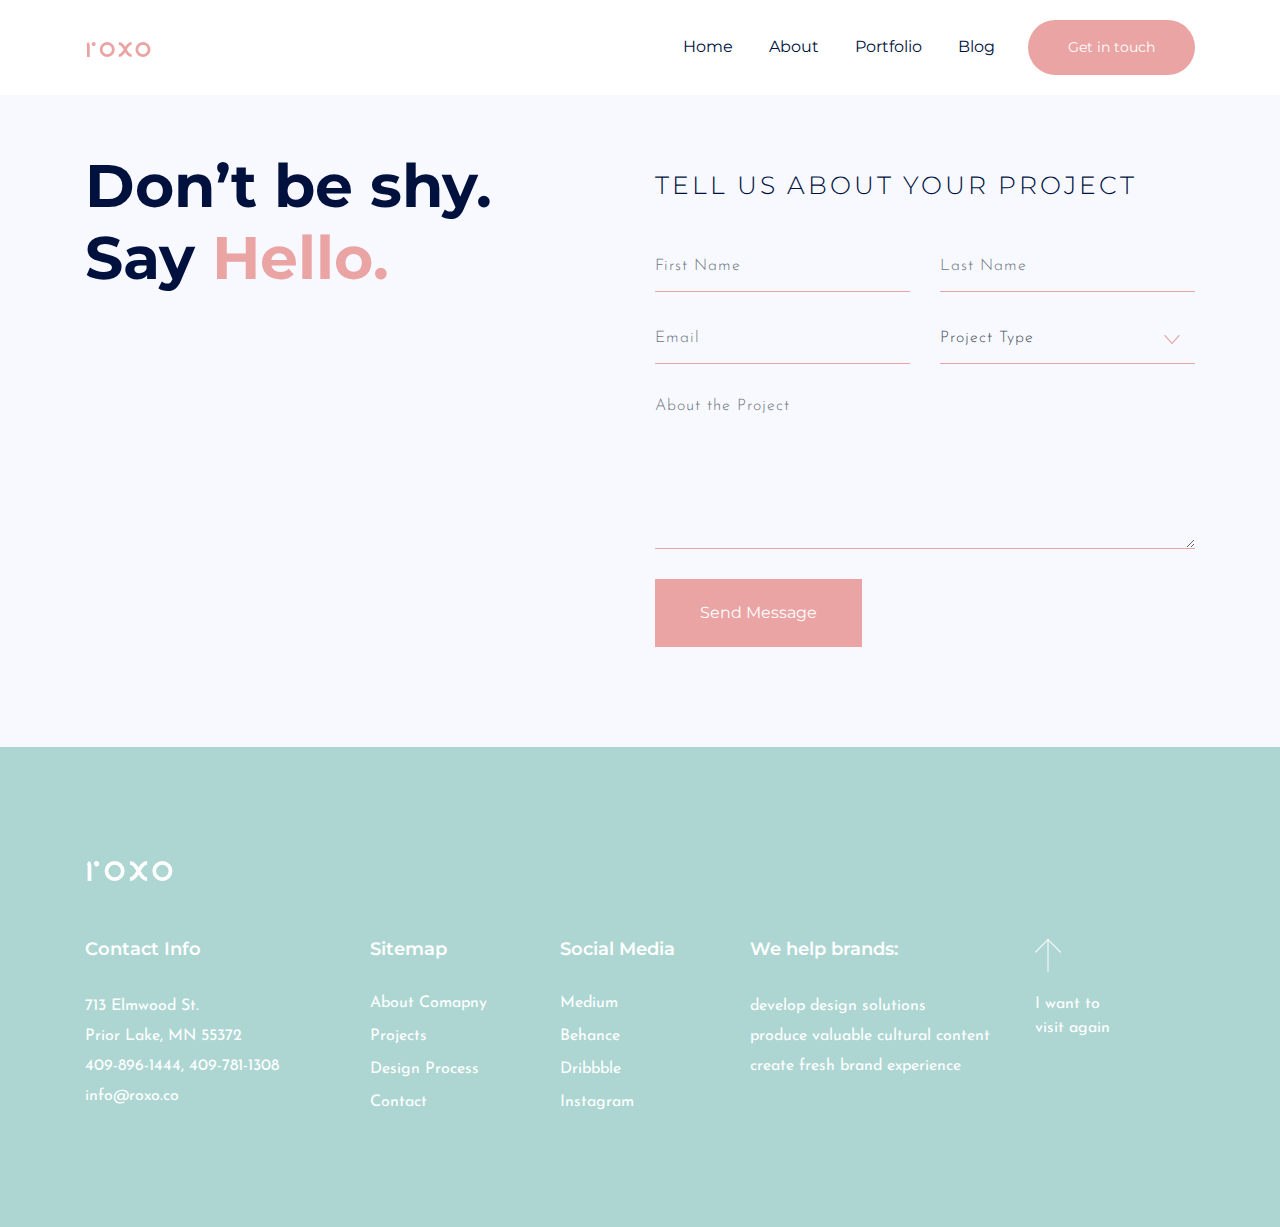
<file: contact.html>
<!DOCTYPE html>
<html lang="zxx">
  <head>
    <meta charset="utf-8" />
    <title>Roxo | Creative Design Agency</title>

    <!-- mobile responsive meta -->
    <meta name="viewport" content="width=device-width, initial-scale=1" />
    <meta
      name="viewport"
      content="width=device-width, initial-scale=1, maximum-scale=1"
    />

    <!-- Slick Carousel -->
    <link rel="stylesheet" href="plugins/slick/slick.css" />
    <link rel="stylesheet" href="plugins/slick/slick-theme.css" />
    <!-- Font Awesome -->
    <link
      rel="stylesheet"
      href="plugins/font-awesome/css/font-awesome.min.css"
    />
    <!-- Bootstrap -->
    <link rel="stylesheet" href="plugins/bootstrap/bootstrap.min.css" />
    <!-- Stylesheets -->
    <link href="css/style.css" rel="stylesheet" />

    <!--Favicon-->
    <link rel="shortcut icon" href="images/favicon.ico" type="image/x-icon" />
    <link rel="icon" href="images/favicon.png" type="image/x-icon" />
  </head>

  <body>



<nav class="navbar navbar-expand-lg site-navigation">
  <div class="container">
    <a class="navbar-brand" href="/">
      <img src="images/logo.png" alt="logo" />
    </a>
    <button
      class="navbar-toggler collapsed"
      type="button"
      data-toggle="collapse"
      data-target="#sitenavbar"
    >
      <span class="icon-bar"></span>
      <span class="icon-bar"></span>
      <span class="icon-bar"></span>
    </button>
  
    <div class="collapse navbar-collapse" id="sitenavbar">
      <ul class="navbar-nav ml-auto main-nav">
        <li class="nav-item">
          <a class="nav-link" href="index.html">Home</a>
        </li>
        <li class="nav-item">
          <a class="nav-link" href="about.html">About</a>
        </li>
        <li class="nav-item">
          <a class="nav-link" href="portfolio.html">Portfolio</a>
        </li>
        <li class="nav-item">
          <a class="nav-link" href="blog.html">Blog</a>
        </li>
        <li class="nav-item">
          <a class="nav-link btn btn-sm btn-primary btn-sm-rounded" href="contact.html">
            <span class="btn-area">
              <span data-text="Get in touch">
                Get in touch
              </span>
            </span>
          </a>
        </li>
      </ul>
    </div>
  </div>
</nav>


<section class="site-contact">
  <div class="container">
    <div class="row">
      <div class="col-lg-5">
        <h1 class="site-contact-title">
          Don’t be shy.
          Say <span>Hello.</span>
        </h1>
      </div>
      <div class="col-lg-6 ml-auto">
        <div class="site-contact-form">
          <h4>Tell us about your project</h4>
          <form action="#">
            <div class="row">
              <div class="col-lg-6">
                <input type="text" class="form-control" name="first-name" id="first-name" placeholder="First Name">
              </div>
              <div class="col-lg-6">
                <input type="text" class="form-control" name="last-name" id="last-name" placeholder="Last Name">
              </div>
              <div class="col-lg-6">
                <input type="email" class="form-control" name="email" id="email" placeholder="Email">
              </div>
              <div class="col-lg-6">
                <div class="select-wrapper">
                  <select class="form-control" id="projectType">
                    <option value="" selected disabled hidden>Project Type</option>
                    <option value="gd">Graphics Design</option>
                    <option value="wb">Web Design</option>
                  </select>
                </div>
              </div>
              <div class="col-12">
                <textarea class="form-control" id="aboutProject" rows="6" placeholder="About the Project"></textarea>
              </div>
              <div class="col-12">
                <button type="submit" class="btn btn-primary">
                  <span class="btn-area">
                    <span data-text="Send Message">
                      Send Message
                    </span>
                  </span>
                </button>
              </div>
            </div>
          </form>
        </div>
      </div>
    </div>
  </div>
</section>

<footer class="site-footer">
  <div class="container">
    <div class="row">
      <div class="col-12">
        <div class="site-footer-logo"><img src="images/logo-footer.png" alt="logo-footer"></div>
      </div>
      <div class="col-lg-3 col-md-6">
        <div class="site-footer-widget">
          <h5 class="site-footer-widget-title">Contact Info</h5>
          <p class="site-footer-widget-description">
            713 Elmwood St.
            <br>
            Prior Lake, MN 55372
            <br>
            <a href="tel:409-896-1444">409-896-1444</a>, <a href="tel:409-781-1308">409-781-1308</a>
            <br>
            <a href="mailto:">info@roxo.co</a>
          </p>
        </div>
      </div>
      <div class="col-lg-2 col-md-6">
        <div class="site-footer-widget">
          <h5 class="site-footer-widget-title">Sitemap</h5>
          <ul class="site-footer-widget-links">
            <li><a href="about.html">About Comapny</a></li>
            <li><a href="portfolio.html">Projects</a></li>
            <li><a href="#">Design Process</a></li>
            <li><a href="contact.html">Contact</a></li>
          </ul>
        </div>
      </div>
      <div class="col-lg-2 col-md-6">
        <div class="site-footer-widget">
          <h5 class="site-footer-widget-title">Social Media</h5>
          <ul class="site-footer-widget-links">
            <li><a href="#">Medium</a></li>
            <li><a href="#">Behance</a></li>
            <li><a href="#">Dribbble</a></li>
            <li><a href="#">Instagram</a></li>
          </ul>
        </div>
      </div>
      <div class="col-lg-3 col-md-6">
        <div class="site-footer-widget">
          <h5 class="site-footer-widget-title">We help brands:</h5>
          <p class="site-footer-widget-description">
            develop design solutions
            <br>
            produce valuable cultural content
            <br>
            create fresh brand experience
          </p>
        </div>
      </div>
      <div class="col-lg-2 col-12">
        <a href="#top" class="site-footer-widget-top">
          <img src="images/to-top.svg" alt="back-to-top">
          <p>
            I want to 
            <br>
            visit again
          </p>
        </a>
      </div>
    </div>
  </div>
</footer>

<script src="js/vendor.js"></script>
<script src="js/script.js"></script>
</body>
</html>
</file>
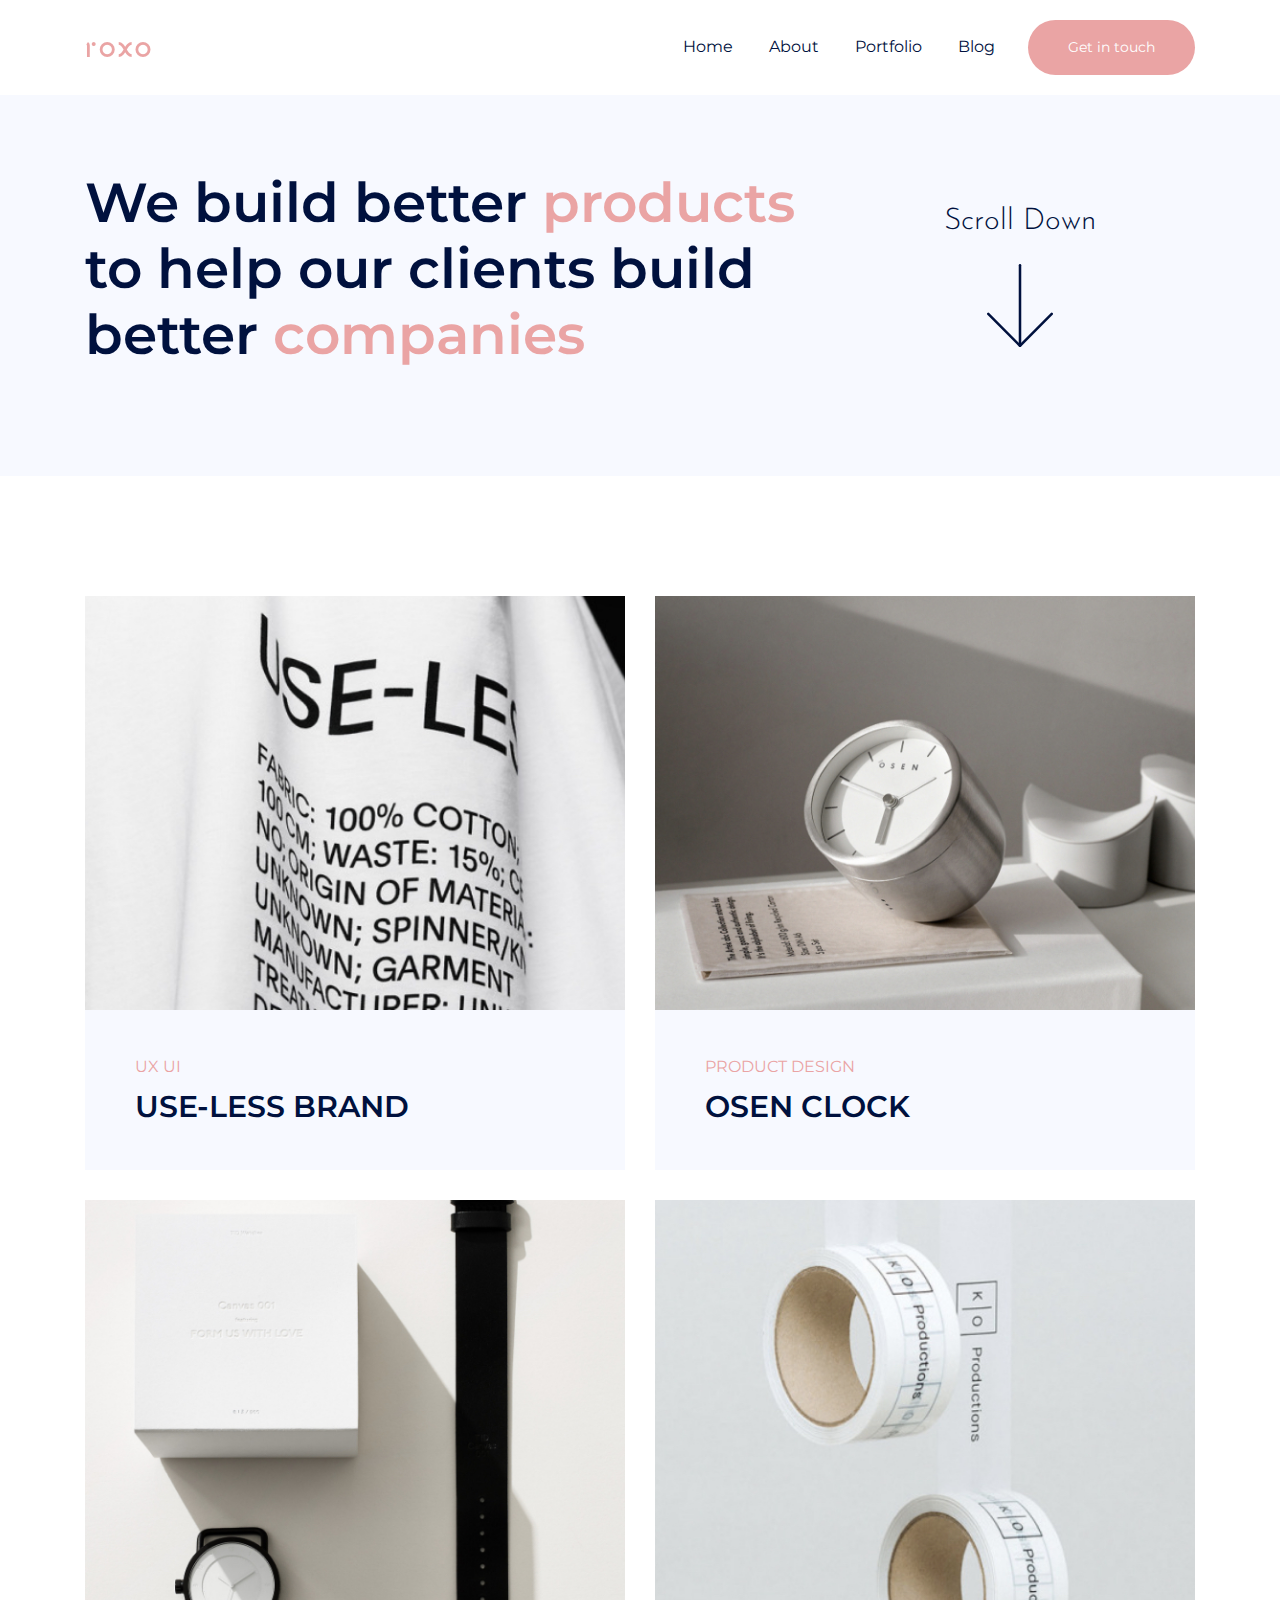
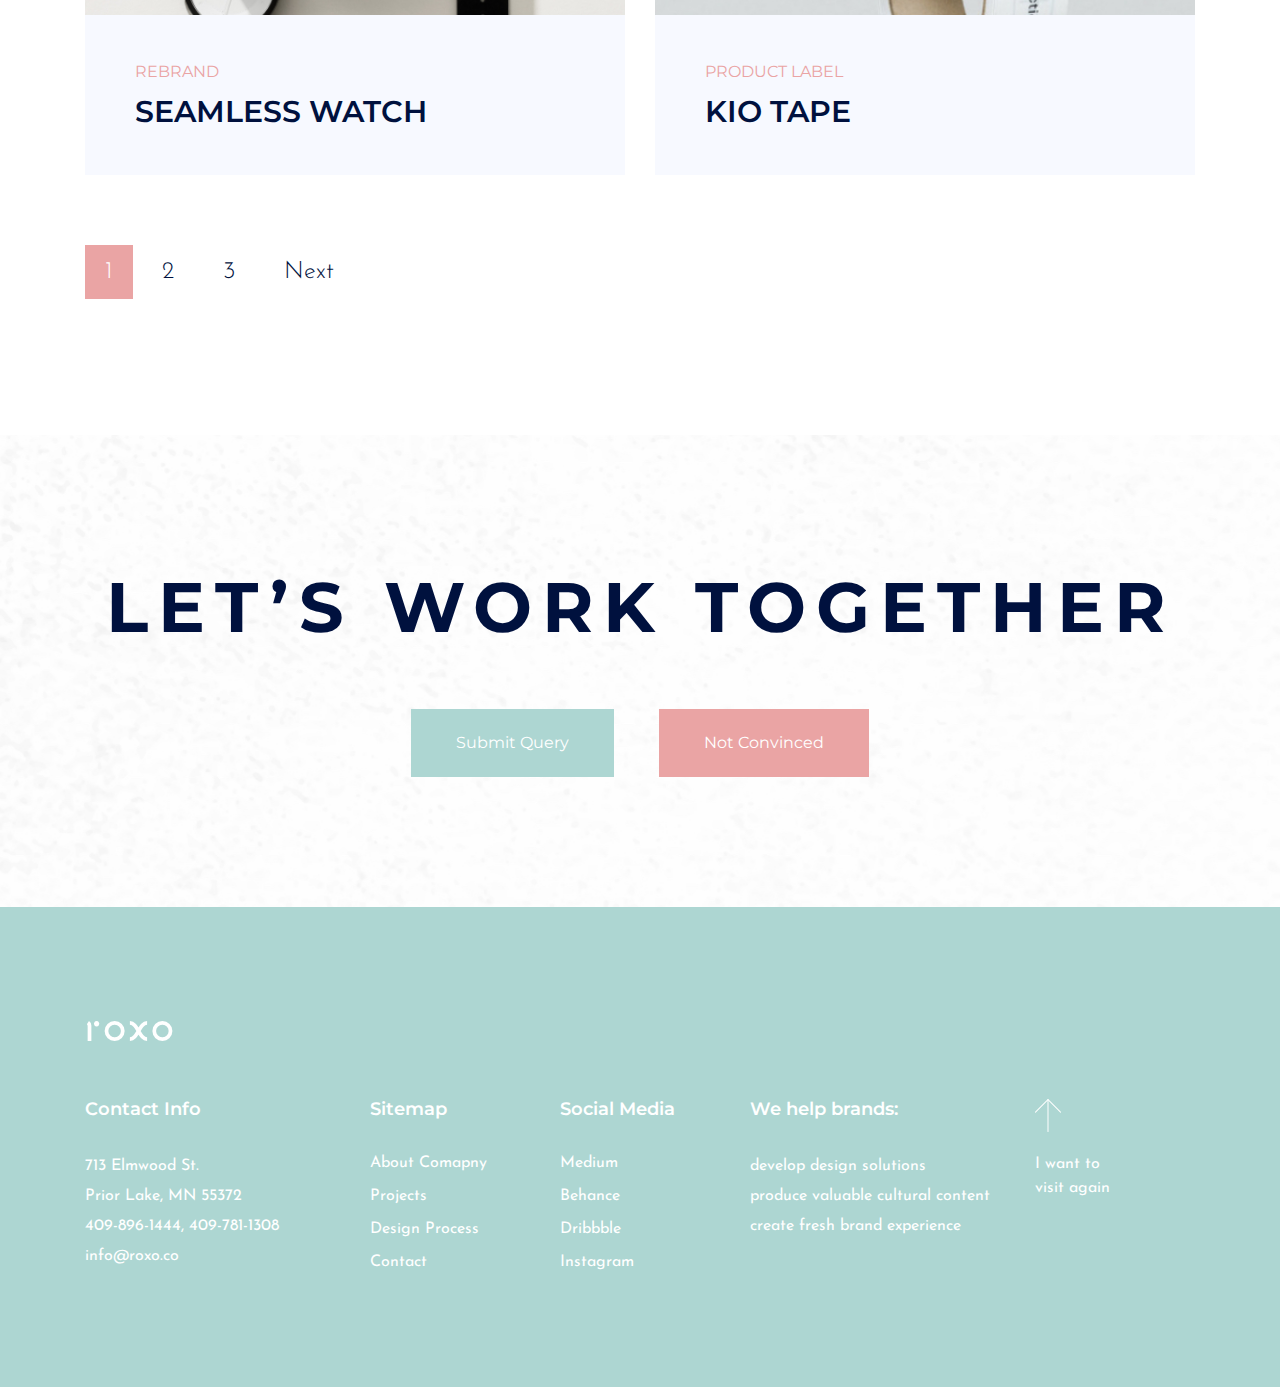
<file: portfolio.html>
<!DOCTYPE html>
<html lang="zxx">
  <head>
    <meta charset="utf-8" />
    <title>Roxo | Creative Design Agency</title>

    <!-- mobile responsive meta -->
    <meta name="viewport" content="width=device-width, initial-scale=1" />
    <meta
      name="viewport"
      content="width=device-width, initial-scale=1, maximum-scale=1"
    />

    <!-- Slick Carousel -->
    <link rel="stylesheet" href="plugins/slick/slick.css" />
    <link rel="stylesheet" href="plugins/slick/slick-theme.css" />
    <!-- Font Awesome -->
    <link
      rel="stylesheet"
      href="plugins/font-awesome/css/font-awesome.min.css"
    />
    <!-- Bootstrap -->
    <link rel="stylesheet" href="plugins/bootstrap/bootstrap.min.css" />
    <!-- Stylesheets -->
    <link href="css/style.css" rel="stylesheet" />

    <!--Favicon-->
    <link rel="shortcut icon" href="images/favicon.ico" type="image/x-icon" />
    <link rel="icon" href="images/favicon.png" type="image/x-icon" />
  </head>

  <body>

 

<nav class="navbar navbar-expand-lg site-navigation">
  <div class="container">
    <a class="navbar-brand" href="/">
      <img src="images/logo.png" alt="logo" />
    </a>
    <button
      class="navbar-toggler collapsed"
      type="button"
      data-toggle="collapse"
      data-target="#sitenavbar"
    >
      <span class="icon-bar"></span>
      <span class="icon-bar"></span>
      <span class="icon-bar"></span>
    </button>
  
    <div class="collapse navbar-collapse" id="sitenavbar">
      <ul class="navbar-nav ml-auto main-nav">
        <li class="nav-item">
          <a class="nav-link" href="index.html">Home</a>
        </li>
        <li class="nav-item">
          <a class="nav-link" href="about.html">About</a>
        </li>
        <li class="nav-item">
          <a class="nav-link" href="portfolio.html">Portfolio</a>
        </li>
        <li class="nav-item">
          <a class="nav-link" href="blog.html">Blog</a>
        </li>
        <li class="nav-item">
          <a class="nav-link btn btn-sm btn-primary btn-sm-rounded" href="contact.html">
            <span class="btn-area">
              <span data-text="Get in touch">
                Get in touch
              </span>
            </span>
          </a>
        </li>
      </ul>
    </div>
  </div>
</nav>


<section class="site-project-header">
  <div class="container">
    <div class="row align-items-center">
      <div class="col-lg-8">
        <div class="site-project-header-content">
          <h1>
            We build better <span>products</span>
            to help our clients build
            better <span>companies</span>
          </h1>
        </div>
      </div>
      <div class="col-lg-4">
        <a href="#project" class="site-project-header-action scroll-to">
          <span>Scroll Down</span>
          <img src="images/arrow-down.svg" alt="arrow-down">
        </a>
      </div>
    </div>
  </div>
</section>

<section class="site-project" id="project">
    <div class="container">
      <div class="row">
        <div class="col-lg-6">
          <div class="site-project-item">
            <div class="site-project-item-thumb">
              <img src="images/projects/project-thumb-one.jpg" alt="project-thumb-one">
            </div>
            <div class="site-project-item-content">
              <span>UX UI</span>
              <h3>USE-LESS BRAND</h3>
              <a href="project-single.html">view project</a>
            </div>
          </div>
        </div>
        <div class="col-lg-6">
          <div class="site-project-item">
            <div class="site-project-item-thumb">
              <img src="images/projects/project-thumb-two.jpg" alt="project-thumb-two">
            </div>
            <div class="site-project-item-content">
              <span>PRODUCT DESIGN</span>
              <h3>OSEN CLOCK</h3>
              <a href="project-single.html">view project</a>
            </div>
          </div>
        </div>
        <div class="col-lg-6">
          <div class="site-project-item">
            <div class="site-project-item-thumb">
              <img src="images/projects/project-thumb-three.jpg" alt="project-thumb-three">
            </div>
            <div class="site-project-item-content">
              <span>REBRAND</span>
              <h3>SEAMLESS WATCH</h3>
              <a href="project-single.html">view project</a>
            </div>
          </div>
        </div>
        <div class="col-lg-6">
          <div class="site-project-item">
            <div class="site-project-item-thumb">
              <img src="images/projects/project-thumb-four.jpg" alt="project-thumb-four">
            </div>
            <div class="site-project-item-content">
              <span>PRODUCT LABEL</span>
              <h3>KIO TAPE</h3>
              <a href="project-single.html">view project</a>
            </div>
          </div>
        </div>
        <div class="col-12">
          <div class="site-project-pagination">
            <nav>
              <ul class="pagination">
                <li class="page-item active"><a class="page-link" href="#">1</a></li>
                <li class="page-item"><a class="page-link" href="#">2</a></li>
                <li class="page-item"><a class="page-link" href="#">3</a></li>
                <li class="page-item"><a class="page-link" href="#">Next</a></li>
              </ul>
            </nav>
          </div>
        </div>
      </div>
    </div>
  </section>

<section class="site-cta">
  <div class="container">
    <div class="row">
      <div class="col-12 text-center">
        <h1 class="site-cta-title">LET’S WORK TOGETHER</h1>
        <ul class="site-cta-buttons">
          <li>
            <a href="contact.html" class="btn btn-secondary">
              <span class="btn-area">
                <span data-text="Submit Query">
                  Submit Query
                </span>
              </span>
            </a>
          </li>
          <li>
            <a href="portfolio.html" class="btn btn-primary">
              <span class="btn-area">
                <span data-text="Not Convinced">
                  Not Convinced
                </span>
              </span>
            </a>
          </li>
        </ul>
      </div>
    </div>
  </div>
</section>

<footer class="site-footer">
  <div class="container">
    <div class="row">
      <div class="col-12">
        <div class="site-footer-logo"><img src="images/logo-footer.png" alt="logo-footer"></div>
      </div>
      <div class="col-lg-3 col-md-6">
        <div class="site-footer-widget">
          <h5 class="site-footer-widget-title">Contact Info</h5>
          <p class="site-footer-widget-description">
            713 Elmwood St.
            <br>
            Prior Lake, MN 55372
            <br>
            <a href="tel:409-896-1444">409-896-1444</a>, <a href="tel:409-781-1308">409-781-1308</a>
            <br>
            <a href="mailto:">info@roxo.co</a>
          </p>
        </div>
      </div>
      <div class="col-lg-2 col-md-6">
        <div class="site-footer-widget">
          <h5 class="site-footer-widget-title">Sitemap</h5>
          <ul class="site-footer-widget-links">
            <li><a href="about.html">About Comapny</a></li>
            <li><a href="portfolio.html">Projects</a></li>
            <li><a href="#">Design Process</a></li>
            <li><a href="contact.html">Contact</a></li>
          </ul>
        </div>
      </div>
      <div class="col-lg-2 col-md-6">
        <div class="site-footer-widget">
          <h5 class="site-footer-widget-title">Social Media</h5>
          <ul class="site-footer-widget-links">
            <li><a href="#">Medium</a></li>
            <li><a href="#">Behance</a></li>
            <li><a href="#">Dribbble</a></li>
            <li><a href="#">Instagram</a></li>
          </ul>
        </div>
      </div>
      <div class="col-lg-3 col-md-6">
        <div class="site-footer-widget">
          <h5 class="site-footer-widget-title">We help brands:</h5>
          <p class="site-footer-widget-description">
            develop design solutions
            <br>
            produce valuable cultural content
            <br>
            create fresh brand experience
          </p>
        </div>
      </div>
      <div class="col-lg-2 col-12">
        <a href="#top" class="site-footer-widget-top">
          <img src="images/to-top.svg" alt="back-to-top">
          <p>
            I want to 
            <br>
            visit again
          </p>
        </a>
      </div>
    </div>
  </div>
</footer>

<script src="js/vendor.js"></script>
<script src="js/script.js"></script>
</body>
</html>
</file>
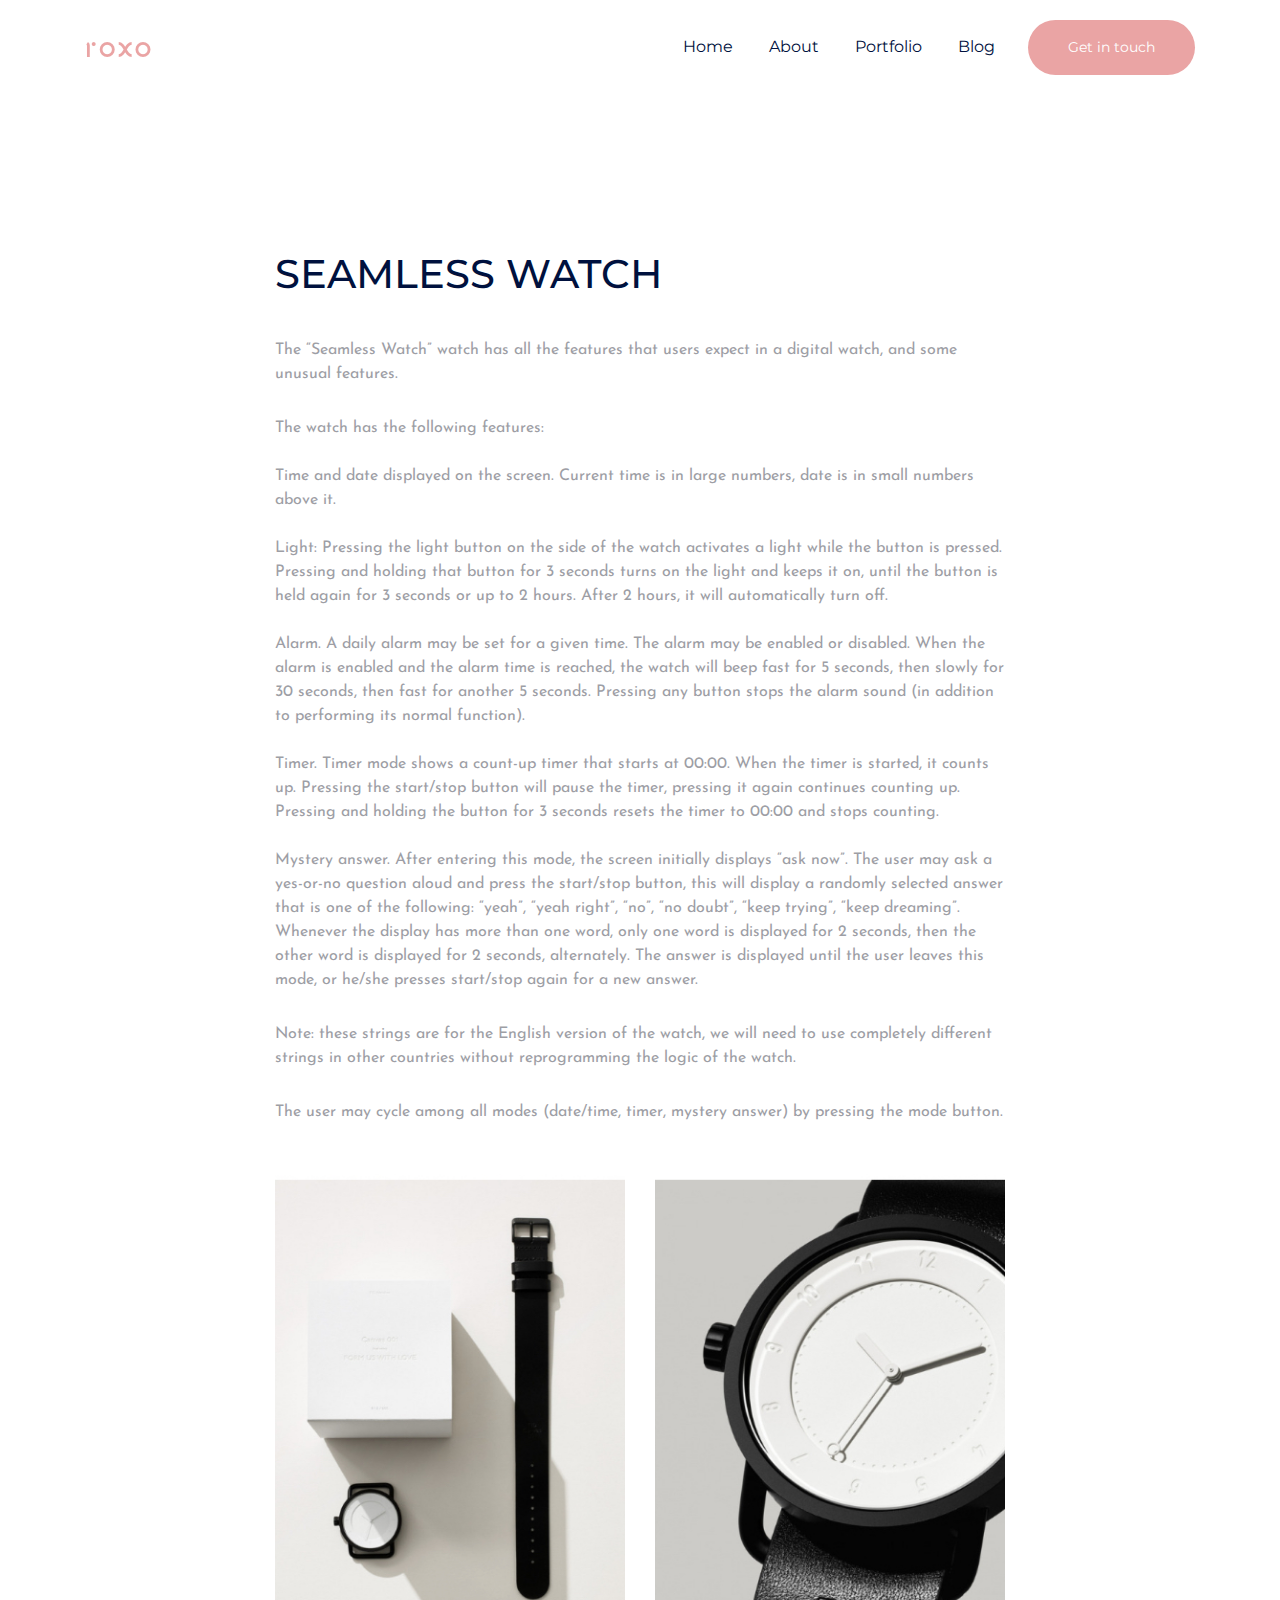
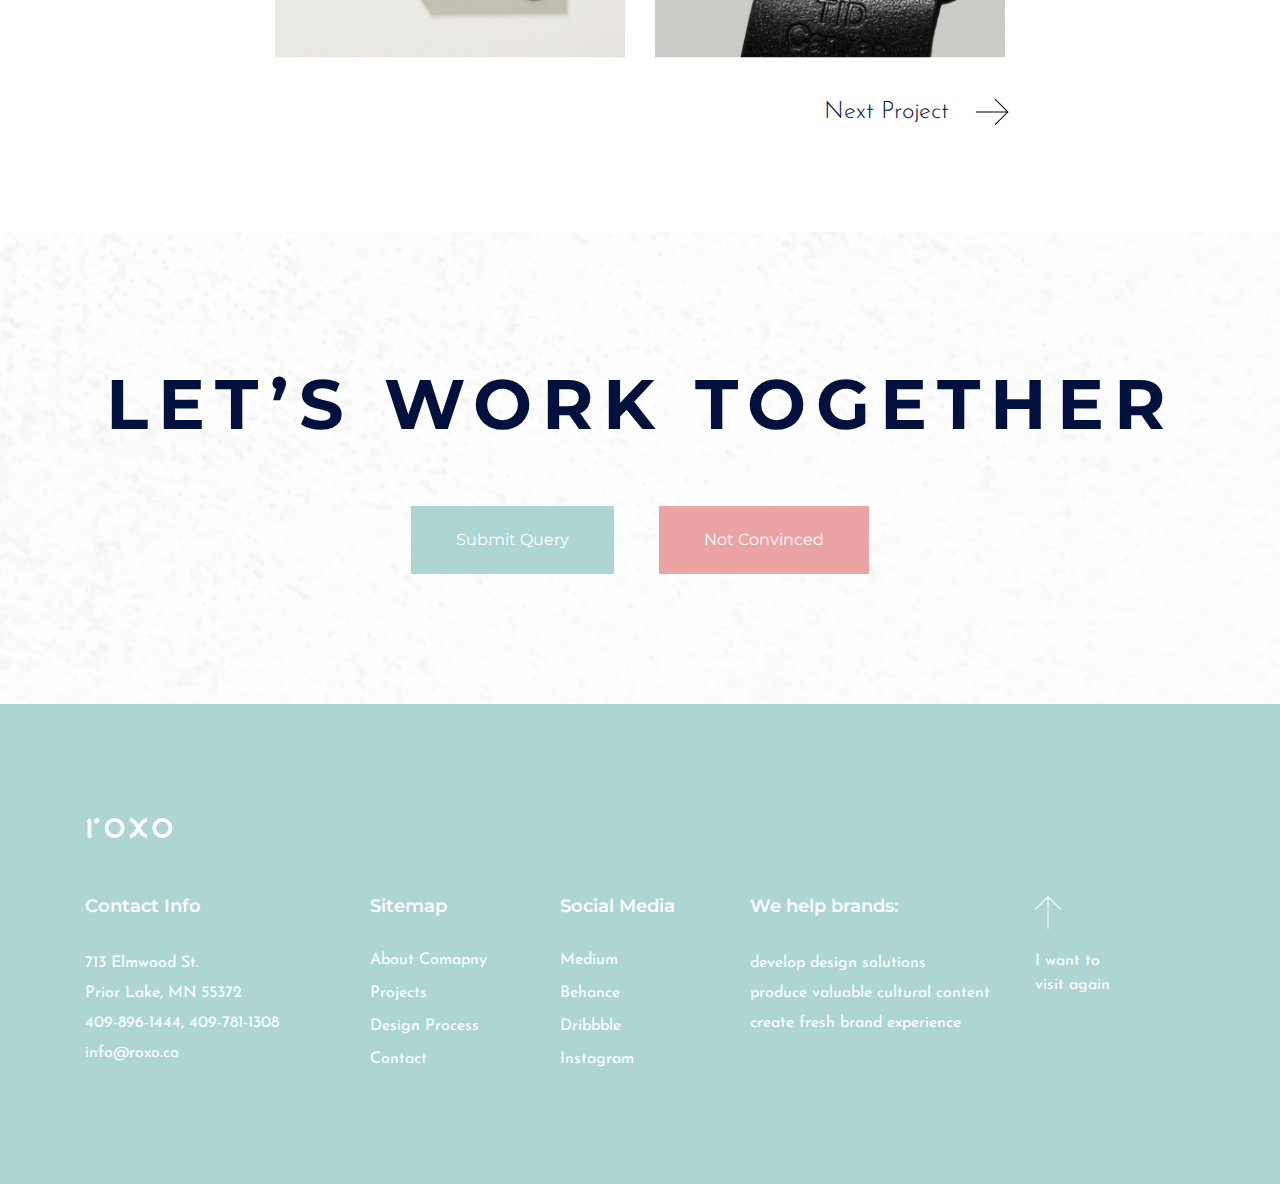
<file: project-single.html>
<!DOCTYPE html>
<html lang="zxx">
  <head>
    <meta charset="utf-8" />
    <title>Roxo | Creative Design Agency</title>

    <!-- mobile responsive meta -->
    <meta name="viewport" content="width=device-width, initial-scale=1" />
    <meta
      name="viewport"
      content="width=device-width, initial-scale=1, maximum-scale=1"
    />

    <!-- Slick Carousel -->
    <link rel="stylesheet" href="plugins/slick/slick.css" />
    <link rel="stylesheet" href="plugins/slick/slick-theme.css" />
    <!-- Font Awesome -->
    <link
      rel="stylesheet"
      href="plugins/font-awesome/css/font-awesome.min.css"
    />
    <!-- Bootstrap -->
    <link rel="stylesheet" href="plugins/bootstrap/bootstrap.min.css" />
    <!-- Stylesheets -->
    <link href="css/style.css" rel="stylesheet" />

    <!--Favicon-->
    <link rel="shortcut icon" href="images/favicon.ico" type="image/x-icon" />
    <link rel="icon" href="images/favicon.png" type="image/x-icon" />
  </head>

  <body>

 

<nav class="navbar navbar-expand-lg site-navigation">
  <div class="container">
    <a class="navbar-brand" href="/">
      <img src="images/logo.png" alt="logo" />
    </a>
    <button
      class="navbar-toggler collapsed"
      type="button"
      data-toggle="collapse"
      data-target="#sitenavbar"
    >
      <span class="icon-bar"></span>
      <span class="icon-bar"></span>
      <span class="icon-bar"></span>
    </button>
  
    <div class="collapse navbar-collapse" id="sitenavbar">
      <ul class="navbar-nav ml-auto main-nav">
        <li class="nav-item">
          <a class="nav-link" href="index.html">Home</a>
        </li>
        <li class="nav-item">
          <a class="nav-link" href="about.html">About</a>
        </li>
        <li class="nav-item">
          <a class="nav-link" href="portfolio.html">Portfolio</a>
        </li>
        <li class="nav-item">
          <a class="nav-link" href="blog.html">Blog</a>
        </li>
        <li class="nav-item">
          <a class="nav-link btn btn-sm btn-primary btn-sm-rounded" href="contact.html">
            <span class="btn-area">
              <span data-text="Get in touch">
                Get in touch
              </span>
            </span>
          </a>
        </li>
      </ul>
    </div>
  </div>
</nav>


<section class="site-project-single-section">
  <div class="container">
    <div class="row">
      <div class="col-lg-8 mx-auto">
        <div class="site-project-single">
          <h1>
            SEAMLESS WATCH
          </h1>
          <div class="site-project-single-description">
            <p>
              The “Seamless Watch” watch has all the features that users expect in a digital watch, and some unusual features.
            </p>
            <p>
              The watch has the following features:
              <br><br>
              Time and date displayed on the screen. Current time is in large numbers, date is in small numbers above it.
              <br><br>
              Light: Pressing the light button on the side of the watch activates a light while the button is pressed. Pressing and holding that button for 3 seconds turns on the light and keeps it on, until the button is held again for 3 seconds or up to 2 hours. After 2 hours, it will automatically turn off.
              <br><br>
              Alarm. A daily alarm may be set for a given time. The alarm may be enabled or disabled. When the alarm is enabled and the alarm time is reached, the watch will beep fast for 5 seconds, then slowly for 30 seconds, then fast for another 5 seconds. Pressing any button stops the alarm sound (in addition to performing its normal function).
              <br><br>
              Timer. Timer mode shows a count-up timer that starts at 00:00. When the timer is started, it counts up. Pressing the start/stop button will pause the timer, pressing it again continues counting up. Pressing and holding the button for 3 seconds resets the timer to 00:00 and stops counting.
              <br><br>
              Mystery answer. After entering this mode, the screen initially displays “ask now”. The user may ask a yes-or-no question aloud and press the start/stop button, this will display a randomly selected answer that is one of the following: “yeah”, “yeah right”, “no”, “no doubt”, “keep trying”, “keep dreaming”. Whenever the display has more than one word, only one word is displayed for 2 seconds, then the other word is displayed for 2 seconds, alternately. The answer is displayed until the user leaves this mode, or he/she presses start/stop again for a new answer. 
            </p>
            <p>
              Note: these strings are for the English version of the watch, we will need to use completely different strings in other countries without reprogramming the logic of the watch.
            </p>
            <p>
              The user may cycle among all modes (date/time, timer, mystery answer) by pressing the mode button.
            </p>
          </div>
          <div class="site-project-single-image">
            <img src="images/projects/project-details-image-one.jpg" alt="project image">
            <img src="images/projects/project-details-image-two.jpg" alt="project image">
          </div>
          <div class="site-project-single-action">
            <a href="project-single.html">
              <span class="link-area">
                <span data-text="Next Project">
                  Next Project
                </span>
              </span>
              <img src="images/to-top.svg" alt="next project">
            </a>
          </div>
        </div>
      </div>
    </div>
  </div>
</section>

<section class="site-cta">
  <div class="container">
    <div class="row">
      <div class="col-12 text-center">
        <h1 class="site-cta-title">LET’S WORK TOGETHER</h1>
        <ul class="site-cta-buttons">
          <li>
            <a href="contact.html" class="btn btn-secondary">
              <span class="btn-area">
                <span data-text="Submit Query">
                  Submit Query
                </span>
              </span>
            </a>
          </li>
          <li>
            <a href="portfolio.html" class="btn btn-primary">
              <span class="btn-area">
                <span data-text="Not Convinced">
                  Not Convinced
                </span>
              </span>
            </a>
          </li>
        </ul>
      </div>
    </div>
  </div>
</section>

<footer class="site-footer">
  <div class="container">
    <div class="row">
      <div class="col-12">
        <div class="site-footer-logo"><img src="images/logo-footer.png" alt="logo-footer"></div>
      </div>
      <div class="col-lg-3 col-md-6">
        <div class="site-footer-widget">
          <h5 class="site-footer-widget-title">Contact Info</h5>
          <p class="site-footer-widget-description">
            713 Elmwood St.
            <br>
            Prior Lake, MN 55372
            <br>
            <a href="tel:409-896-1444">409-896-1444</a>, <a href="tel:409-781-1308">409-781-1308</a>
            <br>
            <a href="mailto:">info@roxo.co</a>
          </p>
        </div>
      </div>
      <div class="col-lg-2 col-md-6">
        <div class="site-footer-widget">
          <h5 class="site-footer-widget-title">Sitemap</h5>
          <ul class="site-footer-widget-links">
            <li><a href="about.html">About Comapny</a></li>
            <li><a href="portfolio.html">Projects</a></li>
            <li><a href="#">Design Process</a></li>
            <li><a href="contact.html">Contact</a></li>
          </ul>
        </div>
      </div>
      <div class="col-lg-2 col-md-6">
        <div class="site-footer-widget">
          <h5 class="site-footer-widget-title">Social Media</h5>
          <ul class="site-footer-widget-links">
            <li><a href="#">Medium</a></li>
            <li><a href="#">Behance</a></li>
            <li><a href="#">Dribbble</a></li>
            <li><a href="#">Instagram</a></li>
          </ul>
        </div>
      </div>
      <div class="col-lg-3 col-md-6">
        <div class="site-footer-widget">
          <h5 class="site-footer-widget-title">We help brands:</h5>
          <p class="site-footer-widget-description">
            develop design solutions
            <br>
            produce valuable cultural content
            <br>
            create fresh brand experience
          </p>
        </div>
      </div>
      <div class="col-lg-2 col-12">
        <a href="#top" class="site-footer-widget-top">
          <img src="images/to-top.svg" alt="back-to-top">
          <p>
            I want to 
            <br>
            visit again
          </p>
        </a>
      </div>
    </div>
  </div>
</footer>

<script src="js/vendor.js"></script>
<script src="js/script.js"></script>
</body>
</html>
</file>
<file: css/style.css>
/*!------------------------------------------------------------------
[MAIN STYLESHEET]

PROJECT:	Roxo HTML
VERSION:	1.0.0
-------------------------------------------------------------------*/
@import url("https://fonts.googleapis.com/css?family=Josefin+Sans:300,400,600,700|Montserrat:300,400,500,600,700&display=swap");
body {
  font-family: "Josefin Sans", sans-serif;
  font-size: 16px;
  color: #9D9EA5;
}

h1, h2, h3, h4, h5, h6 {
  font-family: "Montserrat", sans-serif;
  font-weight: 600;
  color: #00113E;
}

p {
  font-size: 16px;
  color: #9D9EA5;
}

h1 {
  font-size: 60px;
}

h2 {
  font-size: 50px;
}

h3 {
  font-size: 30px;
}

h4 {
  font-size: 25px;
}

h5 {
  font-size: 18px;
}

h6 {
  font-size: 15px;
  font-weight: 300;
}

.btn {
  font-family: "Montserrat", sans-serif;
  border: none;
  color: #fff !important;
  padding: 20px 45px;
  border-radius: 0;
}

.btn:focus {
  box-shadow: none;
}

@media (max-width: 991px) {
  .btn {
    padding: 17px 40px;
  }
}

.btn .btn-area {
  display: block;
  overflow: hidden;
}

.btn .btn-area span {
  position: relative;
  display: block;
  padding: 2px 0;
  -webkit-transition: -webkit-transform 0.9s cubic-bezier(0.19, 1, 0.22, 1);
  transition: -webkit-transform 0.9s cubic-bezier(0.19, 1, 0.22, 1);
  transition: transform 0.9s cubic-bezier(0.19, 1, 0.22, 1);
  transition: transform 0.9s cubic-bezier(0.19, 1, 0.22, 1), -webkit-transform 0.9s cubic-bezier(0.19, 1, 0.22, 1);
  -webkit-transform-origin: left center;
          transform-origin: left center;
}

.btn .btn-area span::after {
  content: attr(data-text);
  position: absolute;
  top: 150%;
  left: 0;
  -webkit-transform: skewY(30deg);
          transform: skewY(30deg);
  -webkit-transform-origin: left center;
          transform-origin: left center;
  -webkit-transition: -webkit-transform 0.9s cubic-bezier(0.19, 1, 0.22, 1);
  transition: -webkit-transform 0.9s cubic-bezier(0.19, 1, 0.22, 1);
  transition: transform 0.9s cubic-bezier(0.19, 1, 0.22, 1);
  transition: transform 0.9s cubic-bezier(0.19, 1, 0.22, 1), -webkit-transform 0.9s cubic-bezier(0.19, 1, 0.22, 1);
}

.btn:hover .btn-area span {
  -webkit-transform: translateY(-150%) skewY(7deg);
          transform: translateY(-150%) skewY(7deg);
}

.btn:hover .btn-area span::after {
  -webkit-transform: skewY(-7deg);
          transform: skewY(-7deg);
}

.btn:visited .btn-area span {
  -webkit-transform: translateY(-150%) skewY(7deg);
          transform: translateY(-150%) skewY(7deg);
}

.btn:visited .btn-area span::after {
  -webkit-transform: skewY(-7deg);
          transform: skewY(-7deg);
}

.btn-sm {
  padding: 15px 40px !important;
}

.btn-sm-rounded {
  border-radius: 40px;
}

.btn-primary {
  background: #EAA4A4;
  color: #fff;
}

.btn-primary:hover {
  background: #e07b7b;
}

.btn-secondary {
  background: #ADD6D2;
  color: #fff;
}

.btn-secondary:hover {
  background: #8bc5bf;
}

body {
  background: #fff;
}

.section-title {
  margin-bottom: 70px;
}

@media (max-width: 991px) {
  .section-title {
    text-align: center;
  }
}

.section-title h2 {
  font-weight: 300;
  letter-spacing: 2px;
  text-transform: uppercase;
  margin-bottom: 15px;
}

@media (max-width: 991px) {
  .section-title h2 {
    font-size: 40px;
  }
}

.section-title p {
  font-size: 20px;
  font-weight: 300;
}

.form-control {
  background: transparent;
  border-radius: 0;
  margin-bottom: 30px;
  padding: 0 0 10px 0;
  border-width: 0 0 1px 0;
  border-color: #EAA4A4;
  font-weight: 300;
  letter-spacing: 1px;
  -webkit-appearance: none;
  height: 42px;
}

.form-control:focus {
  box-shadow: none;
  background: transparent;
  border-color: #9D9EA5;
}

select.form-control {
  height: 42px !important;
  position: relative;
}

.select-wrapper {
  position: relative;
}

.select-wrapper::before {
  content: '';
  position: absolute;
  width: 16px;
  height: 10px;
  background: url("../images/angle-down-select.svg");
  background-size: contain;
  background-repeat: no-repeat;
  right: 15px;
  top: 50%;
  -webkit-transform: translateY(-80%);
          transform: translateY(-80%);
}

textarea.form-control {
  height: auto;
}

.site-navigation {
  padding: 20px 0;
  background: #fff;
  position: fixed;
  top: 0;
  width: 100%;
  z-index: 1000;
  -webkit-transition: all 0.3s cubic-bezier(0.55, 0.085, 0.68, 0.53);
  transition: all 0.3s cubic-bezier(0.55, 0.085, 0.68, 0.53);
}

@media (max-width: 991px) {
  .site-navigation {
    background: #fff;
    margin: 10px;
    border-radius: 5px;
    top: 0;
    width: calc(100% - 20px);
    box-shadow: 0px 0px 12px 0px rgba(0, 0, 0, 0.09);
  }
}

@media (max-width: 575px) {
  .site-navigation {
    padding: 15px;
  }
}

.site-navigation .navbar-brand {
  padding: 0;
  margin: 0;
}

.site-navigation .navbar-brand img {
  max-width: 78px;
}

@media (max-width: 991px) {
  .site-navigation .nav-item {
    text-align: center;
  }
}

.site-navigation .nav-item .nav-link {
  font-family: "Montserrat", sans-serif;
  color: #00113E;
  -webkit-transition: all .3s ease;
  transition: all .3s ease;
  padding: 15px 18px;
  position: relative;
}

.site-navigation .nav-item:last-child {
  margin-left: 15px;
}

.site-navigation .navbar-toggler {
  outline: 0;
  padding: 0;
}

.site-navigation .navbar-toggler .icon-bar {
  height: 2px;
  width: 25px;
  -webkit-transition: all 0.2s;
  transition: all 0.2s;
  background: #EAA4A4;
  display: block;
}

.site-navigation .navbar-toggler .icon-bar:not(:last-child) {
  margin-bottom: 5px;
}

.site-navigation .navbar-toggler .icon-bar:nth-child(1) {
  -webkit-transform: rotate(45deg);
          transform: rotate(45deg);
  -webkit-transform-origin: 10% 10%;
          transform-origin: 10% 10%;
}

.site-navigation .navbar-toggler .icon-bar:nth-child(2) {
  opacity: 0;
  filter: alpha(opacity=0);
}

.site-navigation .navbar-toggler .icon-bar:nth-child(3) {
  -webkit-transform: rotate(-45deg);
          transform: rotate(-45deg);
  -webkit-transform-origin: 10% 90%;
          transform-origin: 10% 90%;
}

.site-navigation .navbar-toggler.collapsed .icon-bar:nth-child(1) {
  -webkit-transform: rotate(0);
          transform: rotate(0);
}

.site-navigation .navbar-toggler.collapsed .icon-bar:nth-child(2) {
  opacity: 1;
  filter: alpha(opacity=1);
}

.site-navigation .navbar-toggler.collapsed .icon-bar:nth-child(3) {
  -webkit-transform: rotate(0);
          transform: rotate(0);
}

.site-navigation.nav-bg {
  padding: 12px 0;
  box-shadow: 0px 0px 12px 0px rgba(0, 0, 0, 0.09);
}

@media (max-width: 575px) {
  .site-navigation.nav-bg {
    padding: 15px;
  }
}

.site-hero {
  position: relative;
  height: 100vh;
  background-image: url("../images/backgrounds/hero-background.jpg");
  background-size: cover;
  background-position: center center;
  display: -webkit-box;
  display: flex;
  -webkit-box-align: center;
          align-items: center;
  -webkit-box-pack: center;
          justify-content: center;
}

@media (max-width: 991px) {
  .site-hero {
    height: auto;
    padding: 200px 0;
  }
}

@media (max-width: 575px) {
  .site-hero {
    padding: 150px 0;
  }
}

.site-hero-content h1 {
  margin-bottom: 75px;
}

@media (max-width: 991px) {
  .site-hero-content h1 {
    font-size: 30px;
  }
}

.site-hero-content-buttons {
  margin: 0;
  padding: 0;
}

.site-hero-content-buttons li {
  display: inline-block;
}

@media (max-width: 575px) {
  .site-hero-content-buttons li {
    display: block;
  }
}

.site-hero-content-buttons li:not(:last-child) {
  margin-right: 30px;
}

@media (max-width: 575px) {
  .site-hero-content-buttons li:not(:last-child) {
    margin-right: 0;
    margin-bottom: 20px;
  }
}

.site-hero-content-buttons li .btn {
  font-weight: 600;
}

@media (max-width: 575px) {
  .site-hero-content-buttons li .btn {
    width: 90%;
    margin: 0 auto;
    display: block;
  }
}

.site-hero-scroll {
  position: absolute;
  left: 50%;
  bottom: 70px;
  -webkit-transform: translateX(-50%);
          transform: translateX(-50%);
}

.site-counter {
  padding: 85px 0;
  color: #fff;
  background: #ADD6D2;
}

.site-counter .section-title {
  margin-bottom: 40px;
}

@media (max-width: 575px) {
  .site-counter {
    padding: 50px 0;
  }
}

@media (max-width: 991px) {
  .site-counter-item {
    margin-bottom: 30px;
    text-align: center;
  }
}

.site-counter-item-title {
  font-size: 20px;
  font-weight: 300;
}

.site-counter-item-number {
  color: #fff;
  font-size: 60px;
  margin-bottom: 0;
  font-weight: 700;
}

.site-project, .site-blog {
  padding: 120px 0;
  overflow: hidden;
}

.site-project-item, .site-blog-post {
  position: relative;
  margin-bottom: 30px;
  -webkit-transition: all 0.3s ease-in;
  transition: all 0.3s ease-in;
}

.site-project-item-thumb img, .site-blog-post-thumb img {
  width: 100%;
}

.site-project-item-content, .site-blog-post-content {
  position: absolute;
  background: #F7F9FF;
  width: 100%;
  padding: 45px 50px;
  bottom: 0;
  -webkit-transition: all 0.3s cubic-bezier(0.36, 0.03, 0, 0.91);
  transition: all 0.3s cubic-bezier(0.36, 0.03, 0, 0.91);
}

@media (max-width: 767px) {
  .site-project-item-content, .site-blog-post-content {
    padding: 30px;
    padding-bottom: 75px;
  }
}

.site-project-item-content span, .site-blog-post-content span {
  font-family: "Montserrat", sans-serif;
  color: #EAA4A4;
  display: block;
  margin-bottom: 10px;
}

.site-project-item-content h3, .site-blog-post-content h3 {
  margin-bottom: 0;
}

.site-project-item-content a, .site-blog-post-content a {
  position: absolute;
  bottom: 40px;
  display: block;
  width: 100%;
  color: #9D9EA5;
  opacity: 0;
  -webkit-transform: translateY(20px);
          transform: translateY(20px);
  -webkit-transition: all 0.3s cubic-bezier(0.36, 0.03, 0, 0.91);
  transition: all 0.3s cubic-bezier(0.36, 0.03, 0, 0.91);
}

@media (max-width: 767px) {
  .site-project-item-content a, .site-blog-post-content a {
    -webkit-transform: translateY(0);
            transform: translateY(0);
    opacity: 1;
  }
}

.site-project-item:hover, .site-blog-post:hover {
  box-shadow: 0px 30px 45px 0px rgba(0, 0, 0, 0.01), 0px 30px 45px 0px rgba(0, 0, 0, 0.02), 0px 30px 45px 0px rgba(0, 0, 0, 0.03), 0px 30px 45px 0px rgba(0, 0, 0, 0.04);
}

.site-project-item:hover .site-project-item-content, .site-blog-post:hover .site-project-item-content, .site-project-item:hover .site-blog-post-content, .site-blog-post:hover .site-blog-post-content {
  padding-bottom: 75px;
}

.site-project-item:hover .site-project-item-content a, .site-blog-post:hover .site-project-item-content a, .site-project-item:hover .site-blog-post-content a, .site-blog-post:hover .site-blog-post-content a {
  -webkit-transform: translateY(0);
          transform: translateY(0);
  opacity: 1;
}

.site-project-cta {
  margin-top: 30px;
  display: inline-block;
  position: relative;
  font-family: "Montserrat", sans-serif;
  font-size: 18px;
  font-weight: 500;
  color: #EAA4A4;
}

.site-project-cta::before {
  content: '';
  position: absolute;
  height: 2px;
  width: 100%;
  background: #EAA4A4;
  bottom: -2px;
  -webkit-transition: -webkit-transform 0.3s cubic-bezier(0.36, 0.03, 0, 0.91);
  transition: -webkit-transform 0.3s cubic-bezier(0.36, 0.03, 0, 0.91);
  transition: transform 0.3s cubic-bezier(0.36, 0.03, 0, 0.91);
  transition: transform 0.3s cubic-bezier(0.36, 0.03, 0, 0.91), -webkit-transform 0.3s cubic-bezier(0.36, 0.03, 0, 0.91);
  -webkit-transform-origin: right;
          transform-origin: right;
  -webkit-transform: scaleX(0);
          transform: scaleX(0);
}

.site-project-cta:hover {
  color: #EAA4A4;
  text-decoration: none;
}

.site-project-cta:hover::before {
  -webkit-transform: scaleX(1);
          transform: scaleX(1);
  -webkit-transform-origin: left;
          transform-origin: left;
}

.site-project-header {
  padding: 170px 0 100px;
  background: #F7F9FF;
}

@media (max-width: 767px) {
  .site-project-header {
    padding: 120px 0 80px;
  }
}

.site-project-header-content h1 {
  font-size: 55px;
}

.site-project-header-content h1 span {
  color: #EAA4A4;
}

@media (max-width: 767px) {
  .site-project-header-content h1 {
    font-size: 40px;
  }
}

@media (max-width: 991px) {
  .site-project-header-content {
    text-align: center;
    margin-bottom: 30px;
  }
}

.site-project-header-action {
  display: block;
  text-align: center;
}

.site-project-header-action span {
  display: block;
  font-size: 30px;
  font-weight: 300;
  color: #00113E;
  margin-bottom: 20px;
}

@media (max-width: 767px) {
  .site-project-header-action span {
    font-size: 25px;
  }
}

.site-project-header-action img {
  width: 66px;
}

@media (max-width: 767px) {
  .site-project-header-action img {
    width: 40px;
  }
}

.site-project-header-action:hover {
  text-decoration: none;
}

.site-project-pagination, .site-blog-pagination {
  margin-top: 40px;
}

.site-project-pagination .pagination .page-item:not(:last-child), .site-blog-pagination .pagination .page-item:not(:last-child) {
  margin-right: 10px;
}

.site-project-pagination .pagination .page-item .page-link, .site-blog-pagination .pagination .page-item .page-link {
  font-size: 24px;
  border-radius: 0;
  border: none;
  padding: 12px 20px;
  color: #00113E;
  font-weight: 300;
  -webkit-transition: all 0.3s ease;
  transition: all 0.3s ease;
}

.site-project-pagination .pagination .page-item.active .page-link, .site-blog-pagination .pagination .page-item.active .page-link {
  background-color: #EAA4A4;
  color: #fff;
}

.site-project-single-section {
  padding: 250px 0 100px;
}

@media (max-width: 767px) {
  .site-project-single-section {
    padding: 100px 0;
  }
}

.site-project-single h1 {
  font-size: 40px;
  font-weight: 500;
  margin-bottom: 40px;
}

.site-project-single-image {
  display: -webkit-box;
  display: flex;
  flex-wrap: wrap;
  margin-bottom: 30px;
}

.site-project-single-image img {
  width: 48%;
}

.site-project-single-image img:nth-child(2n) {
  margin-left: auto;
}

@media (max-width: 767px) {
  .site-project-single-image img {
    width: 100%;
  }
}

.site-project-single-description {
  margin-bottom: 50px;
}

.site-project-single-description p {
  margin-bottom: 30px;
}

.site-project-single-action a {
  position: relative;
  font-size: 24px;
  font-weight: 300;
  color: #00113E;
  display: -webkit-box;
  display: flex;
  margin-left: auto;
  -webkit-box-pack: end;
          justify-content: flex-end;
}

@media (max-width: 575px) {
  .site-project-single-action a {
    -webkit-transform: translateX(-10px);
            transform: translateX(-10px);
  }
}

.site-project-single-action a .link-area {
  display: inline-block;
  overflow: hidden;
}

.site-project-single-action a .link-area span {
  position: relative;
  display: block;
  padding: 2px 0;
  -webkit-transition: -webkit-transform 0.9s cubic-bezier(0.19, 1, 0.22, 1);
  transition: -webkit-transform 0.9s cubic-bezier(0.19, 1, 0.22, 1);
  transition: transform 0.9s cubic-bezier(0.19, 1, 0.22, 1);
  transition: transform 0.9s cubic-bezier(0.19, 1, 0.22, 1), -webkit-transform 0.9s cubic-bezier(0.19, 1, 0.22, 1);
  -webkit-transform-origin: left center;
          transform-origin: left center;
}

.site-project-single-action a .link-area span::after {
  content: attr(data-text);
  position: absolute;
  top: 150%;
  left: 0;
  -webkit-transform: skewY(30deg);
          transform: skewY(30deg);
  -webkit-transform-origin: left center;
          transform-origin: left center;
  -webkit-transition: -webkit-transform 0.9s cubic-bezier(0.19, 1, 0.22, 1);
  transition: -webkit-transform 0.9s cubic-bezier(0.19, 1, 0.22, 1);
  transition: transform 0.9s cubic-bezier(0.19, 1, 0.22, 1);
  transition: transform 0.9s cubic-bezier(0.19, 1, 0.22, 1), -webkit-transform 0.9s cubic-bezier(0.19, 1, 0.22, 1);
}

.site-project-single-action a:hover {
  text-decoration: none;
}

.site-project-single-action a:hover .link-area span {
  -webkit-transform: translateY(-150%) skewY(7deg);
          transform: translateY(-150%) skewY(7deg);
}

.site-project-single-action a:hover .link-area span::after {
  -webkit-transform: skewY(-7deg);
          transform: skewY(-7deg);
}

.site-project-single-action img {
  -webkit-filter: invert(1);
          filter: invert(1);
  -webkit-transform: rotate(90deg);
          transform: rotate(90deg);
  margin-left: 30px;
}

@media (max-width: 575px) {
  .site-blog {
    padding: 70px 0;
  }
}

.site-blog.details {
  padding: 150px 0 80px;
}

@media (max-width: 767px) {
  .site-blog.details {
    padding: 100px 0 60px;
  }
}

.site-blog-header {
  padding: 150px 0 0;
}

@media (max-width: 575px) {
  .site-blog-header {
    padding: 100px 0 0;
  }
}

.site-blog-header h1 {
  font-weight: 700;
  text-transform: uppercase;
  letter-spacing: 10px;
  margin-bottom: 20px;
}

@media (max-width: 575px) {
  .site-blog-header h1 {
    font-size: 35px;
  }
}

.site-blog-header p {
  line-height: 28px;
  margin-bottom: 0;
}

@media (max-width: 575px) {
  .site-blog-post-content {
    padding: 15px 25px 40px;
  }
}

.site-blog-post-content span {
  letter-spacing: 1px;
}

.site-blog-post-content h3 {
  margin-bottom: 15px;
}

@media (max-width: 575px) {
  .site-blog-post-content h3 {
    font-size: 20px;
  }
}

.site-blog-post-content a {
  color: #EAA4A4;
  letter-spacing: 2px;
}

@media (max-width: 575px) {
  .site-blog-post-content a {
    -webkit-transform: translateY(22px);
            transform: translateY(22px);
  }
}

.site-blog-details img {
  max-width: 100%;
  margin-bottom: 20px;
}

.site-blog-details .blog-title {
  font-size: 40px;
}

.site-blog-details .feature-image {
  margin: 20px 0 30px;
}

.site-blog-details h2, .site-blog-details h3, .site-blog-details h4, .site-blog-details h5, .site-blog-details h6 {
  margin-bottom: 15px;
}

.site-blog-details blockquote {
  color: #00113E;
  font-size: 18px;
}

.site-blog-details cite {
  margin-top: 10px;
  display: block;
}

.site-testimonial {
  background: #F7F9FF;
  padding: 100px 0;
  overflow: hidden;
}

.site-testimonial-item {
  background: #fff;
  padding: 30px;
  margin-bottom: 30px;
  -webkit-transition: all 0.3s ease-in;
  transition: all 0.3s ease-in;
}

.site-testimonial-item.active {
  box-shadow: 0px 30px 45px 0px rgba(0, 0, 0, 0.05);
}

.site-testimonial-item.inactive {
  opacity: 0.4;
}

.site-testimonial-item-header {
  display: -webkit-box;
  display: flex;
  -webkit-box-align: center;
          align-items: center;
  margin-bottom: 20px;
}

.site-testimonial-item-header .thumb {
  width: 80px;
  margin-right: 15px;
}

.site-testimonial-item-header .thumb img {
  width: 100%;
}

.site-testimonial-item-header .person h5 {
  margin-bottom: 5px;
}

.site-testimonial-item-header .person p {
  margin-bottom: 0;
  color: #646569;
}

.site-testimonial-item-body {
  margin-bottom: 0;
  font-weight: 300;
}

.site-cta {
  padding: 130px 0;
  background-image: url("../images/backgrounds/cta-background.jpg");
  background-size: cover;
  background-position: center center;
}

@media (max-width: 991px) {
  .site-cta {
    padding: 100px 0;
  }
}

.site-cta-title {
  font-size: 70px;
  font-weight: 700;
  letter-spacing: 10px;
  margin-bottom: 60px;
}

@media (max-width: 991px) {
  .site-cta-title {
    letter-spacing: 5px;
  }
}

@media (max-width: 1200px) {
  .site-cta-title {
    font-size: 50px;
    margin-bottom: 40px;
  }
}

@media (max-width: 575px) {
  .site-cta-title {
    font-size: 40px;
    letter-spacing: 1;
  }
}

.site-cta-buttons {
  margin: 0;
  padding: 0;
}

.site-cta-buttons li {
  display: inline-block;
}

@media (max-width: 575px) {
  .site-cta-buttons li {
    display: block;
  }
}

.site-cta-buttons li:not(:last-child) {
  margin-right: 40px;
}

@media (max-width: 575px) {
  .site-cta-buttons li:not(:last-child) {
    margin-right: 0;
    margin-bottom: 20px;
  }
}

@media (max-width: 575px) {
  .site-cta-buttons li .btn {
    display: block;
    width: 90%;
    margin: 0 auto;
  }
}

.site-about-header {
  padding-top: 80px;
  background-color: #F7F9FF;
}

@media (max-width: 575px) {
  .site-about-header {
    padding-top: 60px;
    text-align: center;
  }
}

.site-about-wrapper {
  display: -webkit-box;
  display: flex;
  -webkit-box-align: center;
          align-items: center;
  flex-wrap: wrap;
}

.site-about-company {
  background: #EAA4A4;
  width: 40%;
  padding: 70px 38px;
}

@media (max-width: 991px) {
  .site-about-company {
    width: 100%;
    margin-bottom: 20px;
  }
}

.site-about-company h1 {
  color: #fff;
  font-weight: 400;
  font-size: 25px;
  line-height: 60px;
  text-transform: uppercase;
  letter-spacing: 1px;
}

.site-about-description {
  width: 60%;
  padding-left: 50px;
}

@media (max-width: 991px) {
  .site-about-description {
    width: 100%;
    padding: 0 38px;
  }
}

.site-about-description p {
  font-size: 25px;
  font-weight: 300;
  margin-bottom: 0;
}

.site-expertise {
  padding: 100px 0;
  background: #F7F9FF;
}

.site-expertise-list {
  padding: 0;
  margin: 10px 0 0 20px;
}

@media (max-width: 575px) {
  .site-expertise-list {
    text-align: center;
    margin: 0;
  }
}

.site-expertise-list li {
  list-style: none;
  font-size: 25px;
  font-weight: 300;
  color: #00113E;
}

.site-expertise-list li:not(:last-child) {
  margin-bottom: 10px;
}

.site-client {
  padding: 100px 0 50px;
}

.site-client .section-title {
  margin-bottom: 100px;
}

.site-client-wrapper {
  display: -webkit-box;
  display: flex;
  flex-wrap: wrap;
}

@media (max-width: 991px) {
  .site-client-wrapper {
    -webkit-box-pack: center;
            justify-content: center;
  }
}

.site-client-item {
  text-align: center;
  width: 20%;
  margin-bottom: 50px;
}

@media (max-width: 991px) {
  .site-client-item {
    width: 33.33%;
  }
}

@media (max-width: 575px) {
  .site-client-item {
    width: 50%;
  }
}

.site-team {
  padding: 100px 0;
}

.site-team-member {
  background: #F7F9FF;
  padding: 65px 30px 30px;
  margin: 50px 0 30px;
  position: relative;
}

@media (max-width: 767px) {
  .site-team-member {
    text-align: center;
  }
}

.site-team-member-image {
  position: absolute;
  width: 100px;
  height: 100px;
  border-radius: 50%;
  overflow: hidden;
  left: 30px;
  top: 0;
  -webkit-transform: translateY(-50%);
          transform: translateY(-50%);
}

@media (max-width: 767px) {
  .site-team-member-image {
    left: 50%;
    -webkit-transform: translate(-50%, -50%);
            transform: translate(-50%, -50%);
  }
}

.site-team-member-content h3 {
  font-size: 20px;
  color: #EAA4A4;
  margin-bottom: 10px;
  font-weight: 500;
}

.site-team-member-content p {
  font-size: 18px;
  color: #00113E;
  margin-bottom: 20px;
  font-weight: 300;
}

.site-team-member-social {
  margin: 0;
  padding: 0;
}

.site-team-member-social li {
  display: inline-block;
}

.site-team-member-social li a {
  color: #00113E;
}

.site-team-member-social li:not(:last-child) {
  margin-right: 10px;
}

.site-contact {
  padding: 150px 0 100px;
  background: #F7F9FF;
}

@media (max-width: 575px) {
  .site-contact {
    padding: 120px 0 100px;
  }
}

.site-contact-title {
  font-weight: 700;
}

@media (max-width: 767px) {
  .site-contact-title {
    font-size: 40px;
  }
}

.site-contact-title span {
  color: #EAA4A4;
}

.site-contact-form {
  margin-top: 20px;
}

.site-contact-form h4 {
  font-weight: 300;
  text-transform: uppercase;
  margin-bottom: 50px;
  letter-spacing: 3px;
}

@media (max-width: 767px) {
  .site-contact-form h4 {
    font-size: 20px;
  }
}

@media (max-width: 991px) {
  .site-contact-form h4 {
    margin-bottom: 70px;
  }
}

.site-footer {
  background: #ADD6D2;
  padding: 100px 0;
}

.site-footer-logo {
  margin-bottom: 50px;
}

@media (max-width: 575px) {
  .site-footer-logo {
    text-align: center;
  }
}

@media (max-width: 991px) {
  .site-footer-widget {
    margin-bottom: 40px;
  }
}

@media (max-width: 575px) {
  .site-footer-widget {
    text-align: center;
  }
}

.site-footer-widget-title {
  color: #fff;
  margin-bottom: 30px;
}

@media (max-width: 991px) {
  .site-footer-widget-title {
    margin-bottom: 20px;
  }
}

.site-footer-widget-description {
  color: #fff;
  line-height: 30px;
}

.site-footer-widget-description a {
  color: #fff;
}

.site-footer-widget-links {
  margin: 0;
  padding: 0;
}

.site-footer-widget-links li {
  list-style: none;
}

.site-footer-widget-links li a {
  color: #fff;
  -webkit-transition: all 0.3s cubic-bezier(0.36, 0.03, 0, 0.91);
  transition: all 0.3s cubic-bezier(0.36, 0.03, 0, 0.91);
  display: block;
}

.site-footer-widget-links li:not(:last-child) a {
  padding-bottom: 9px;
}

@media (max-width: 575px) {
  .site-footer-widget-top {
    text-align: center;
    display: block;
  }
}

.site-footer-widget-top img {
  margin-bottom: 20px;
}

.site-footer-widget-top p {
  color: #fff;
}

.site-footer-widget-top:hover {
  text-decoration: none;
}

/*# sourceMappingURL=maps/style.css.map */
</file>
